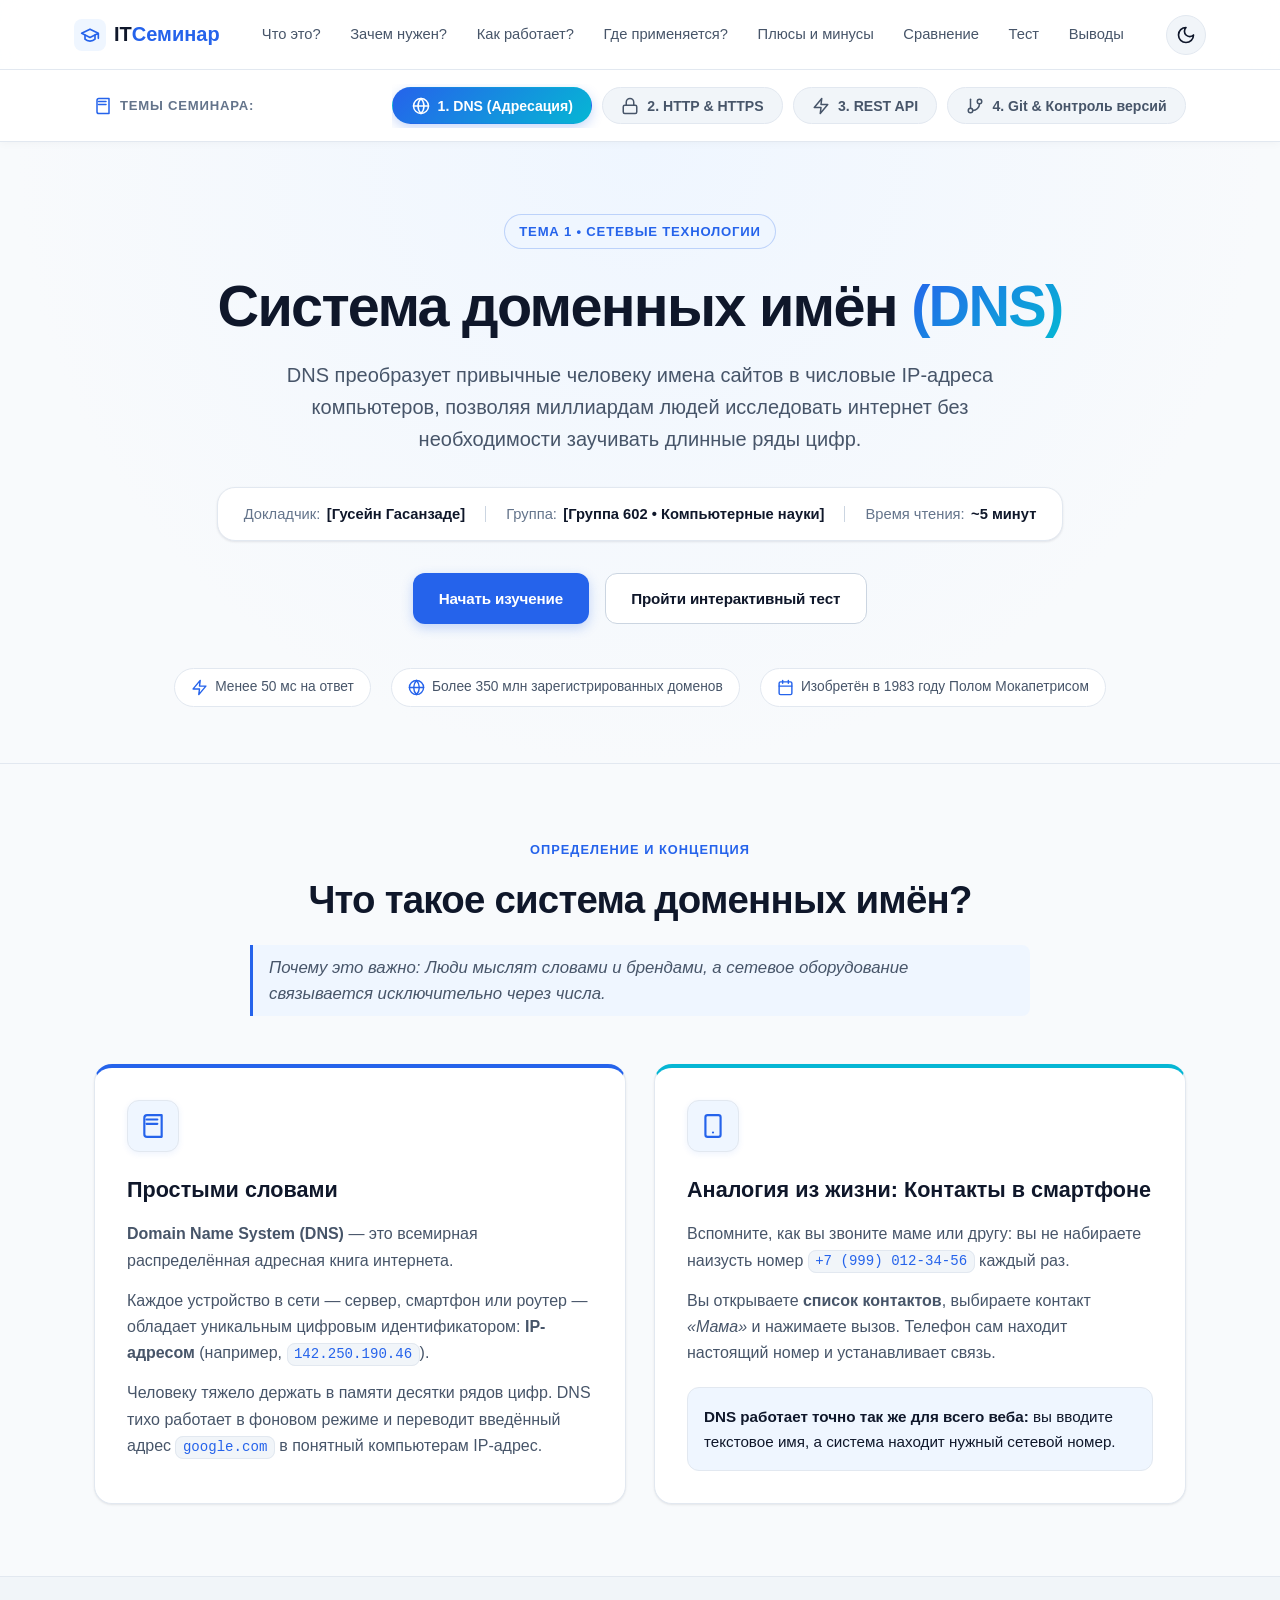
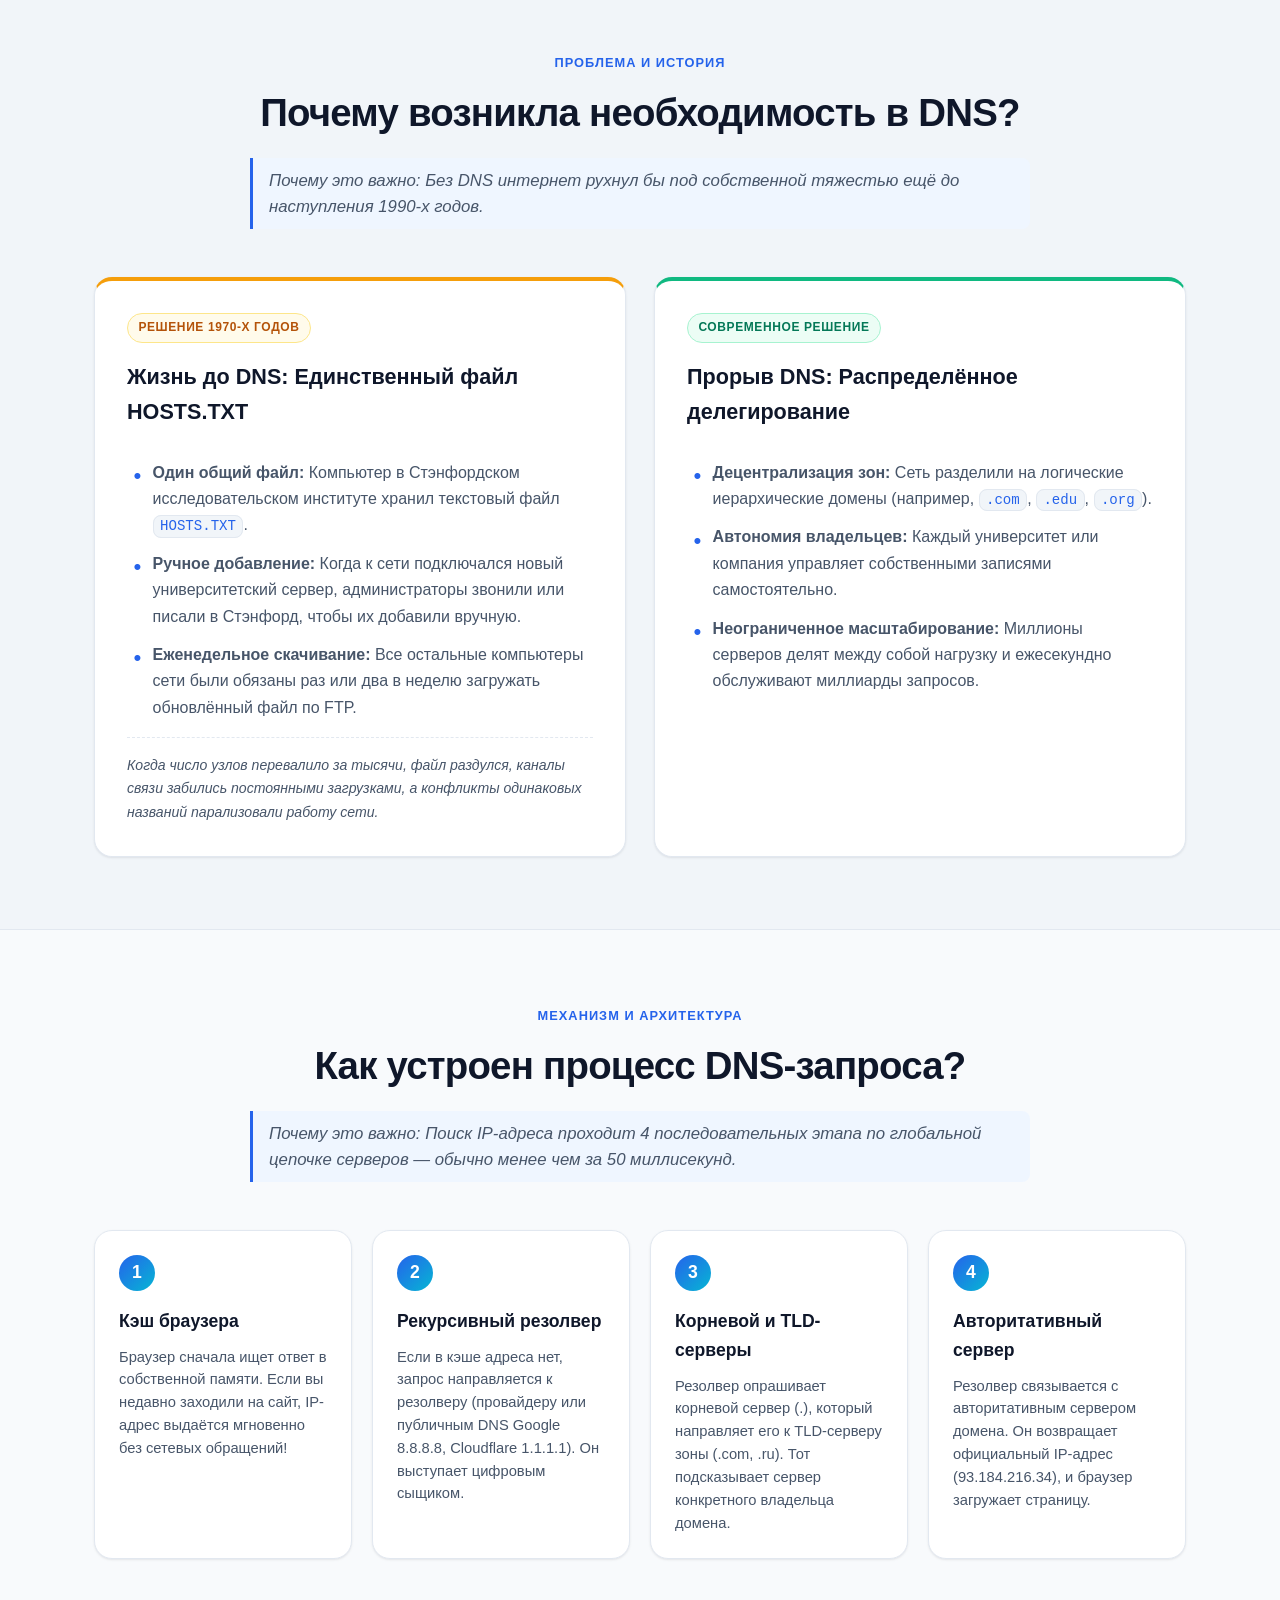
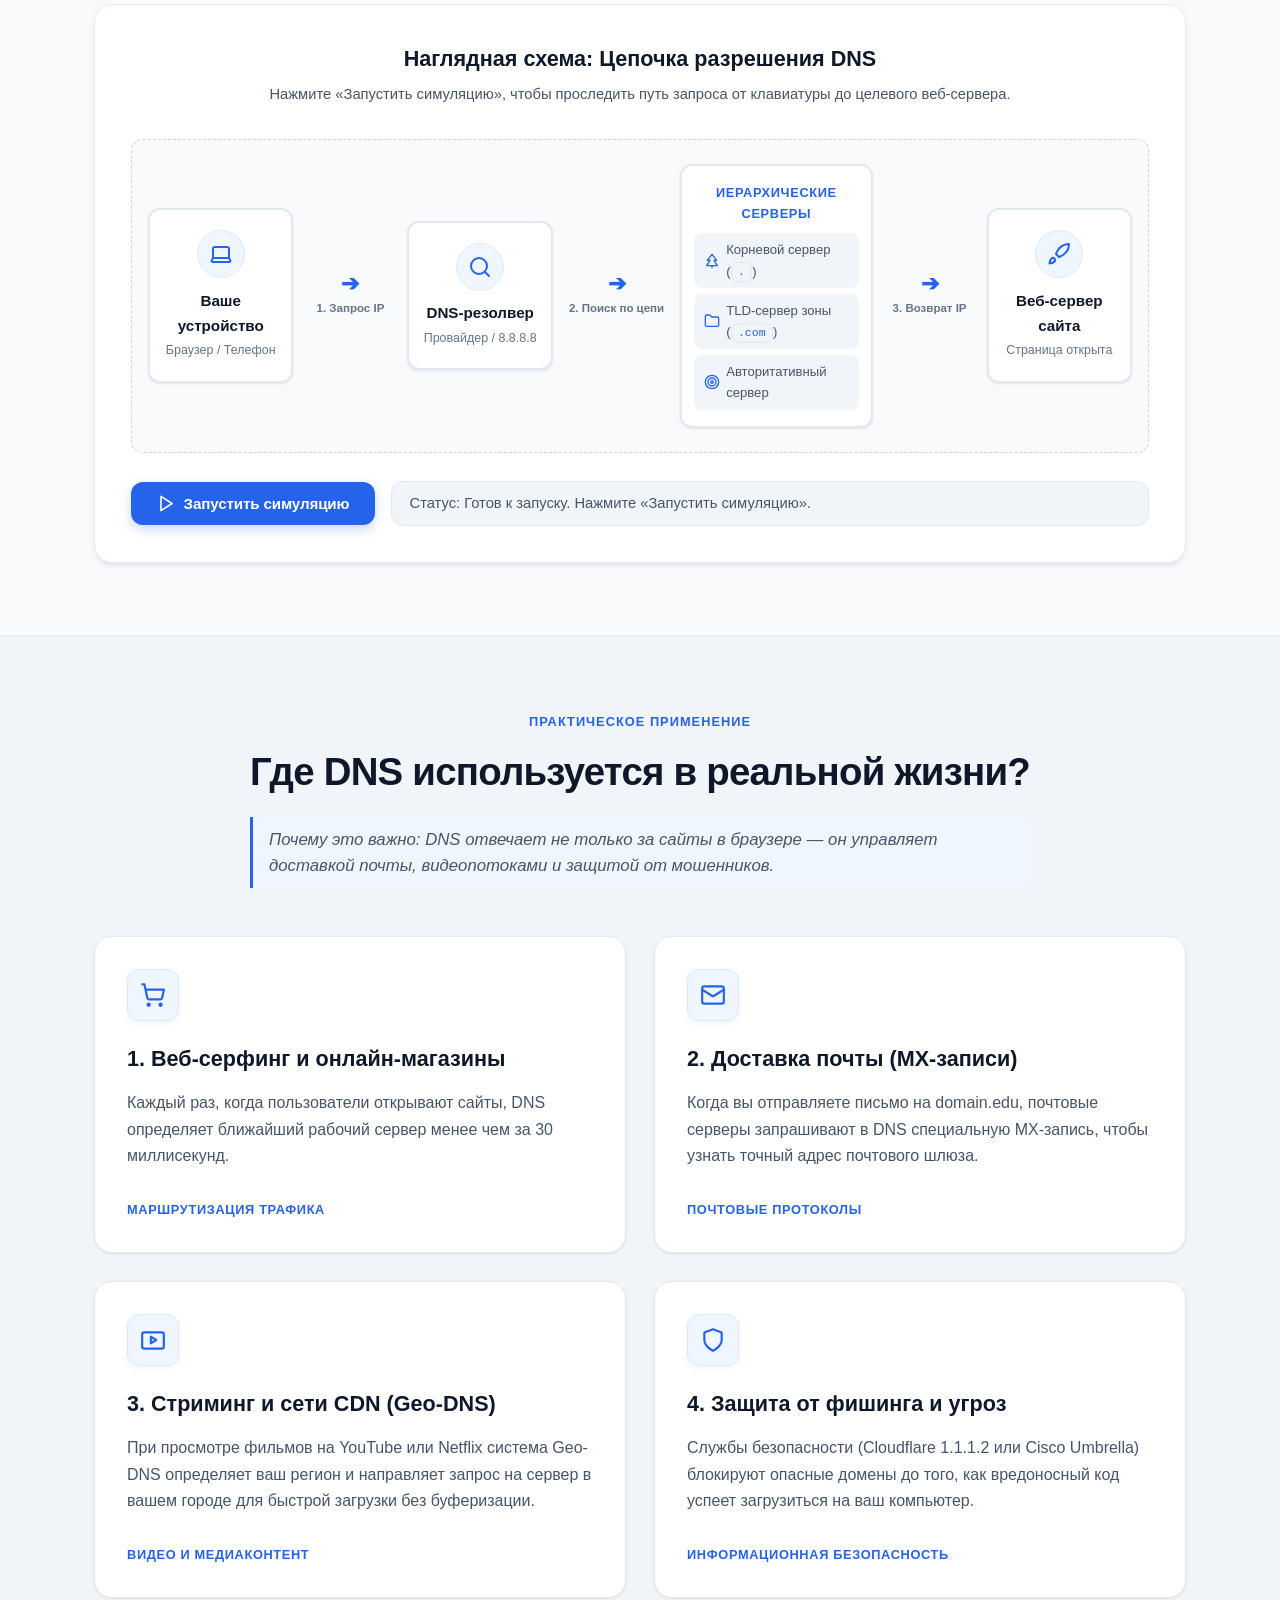
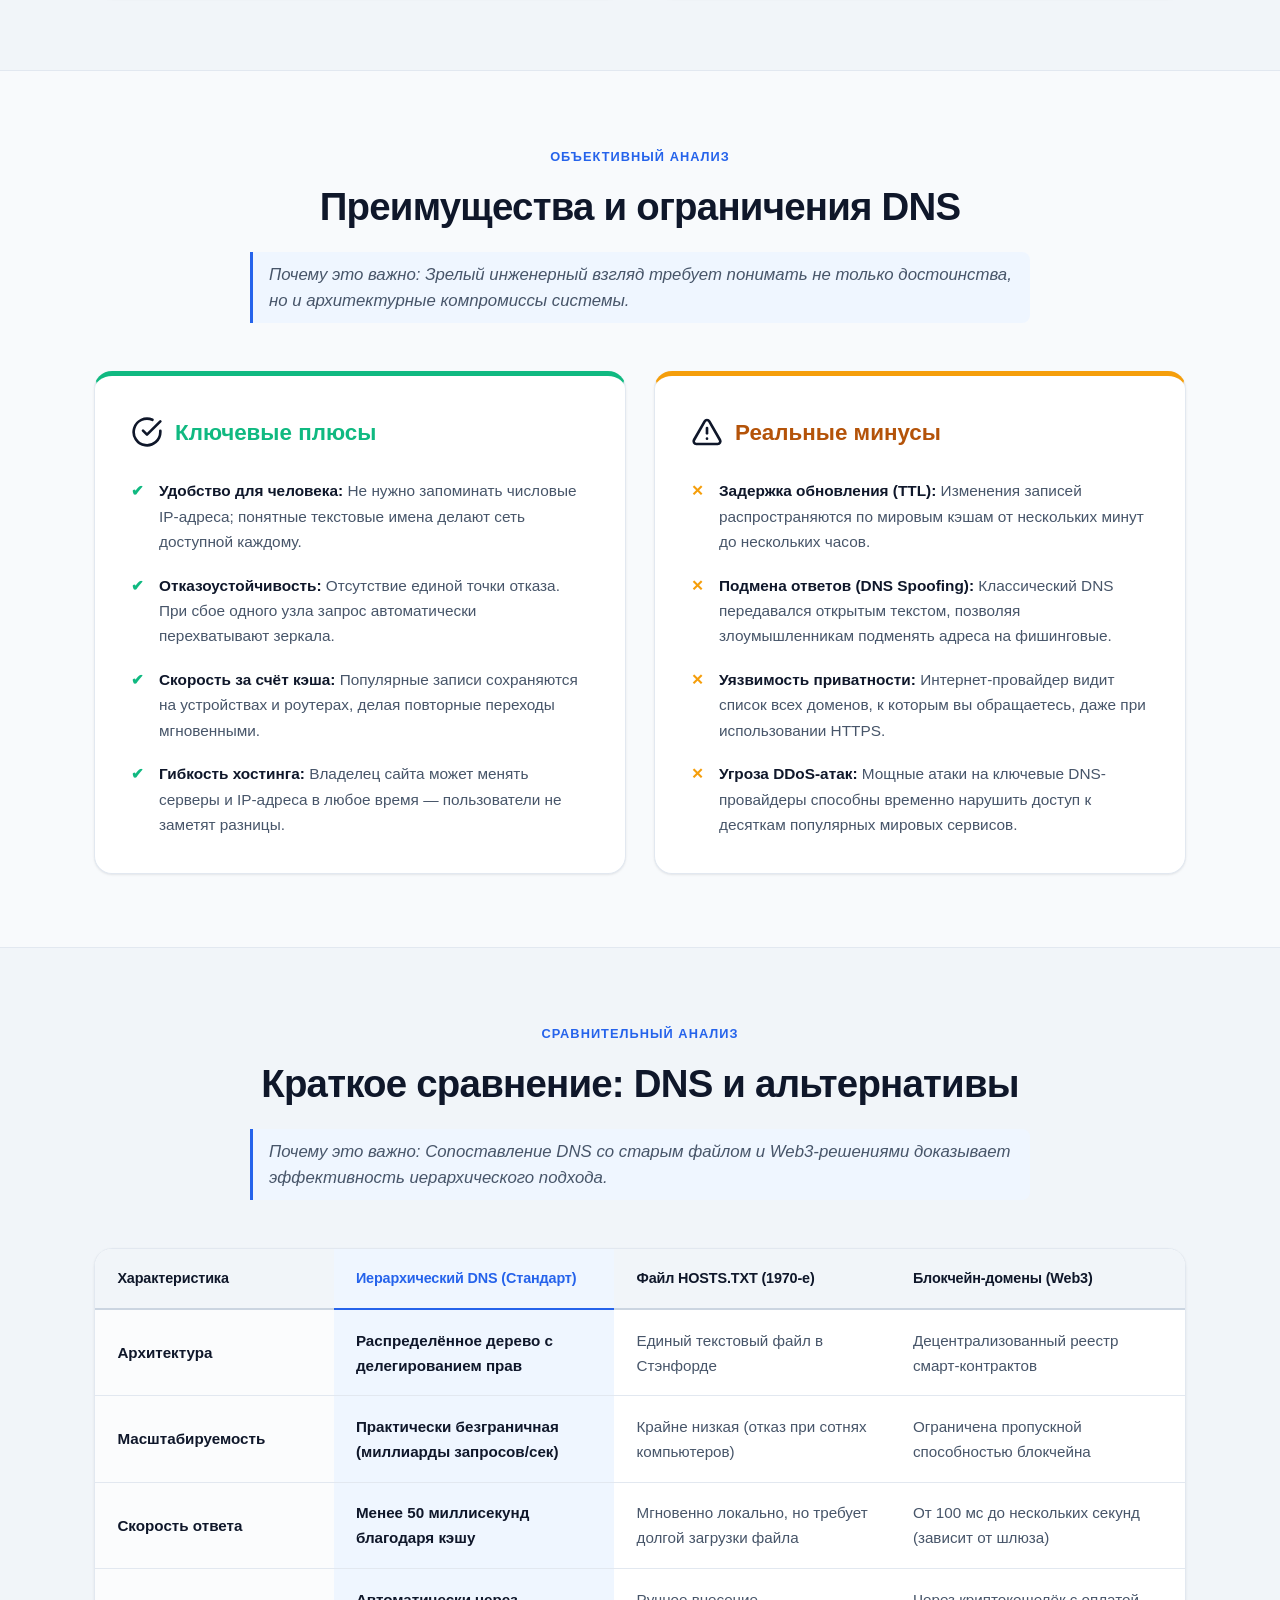
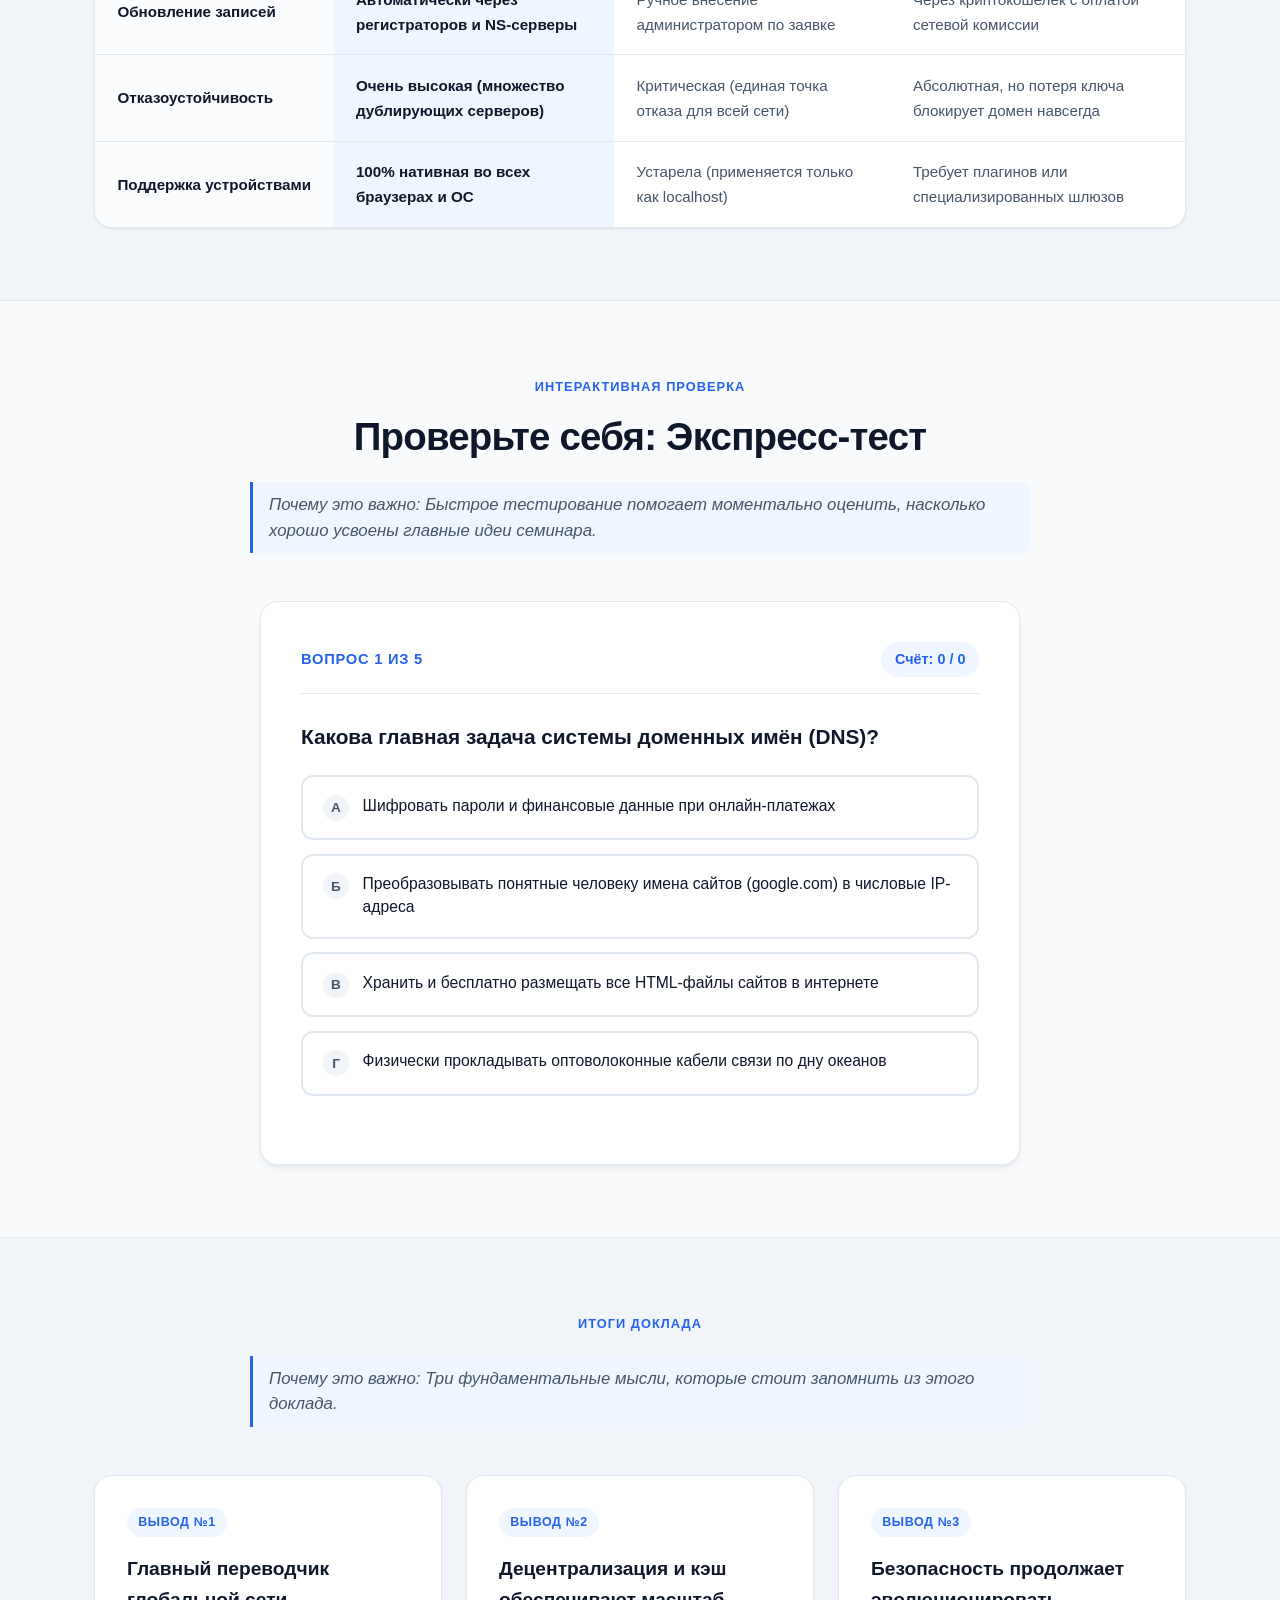
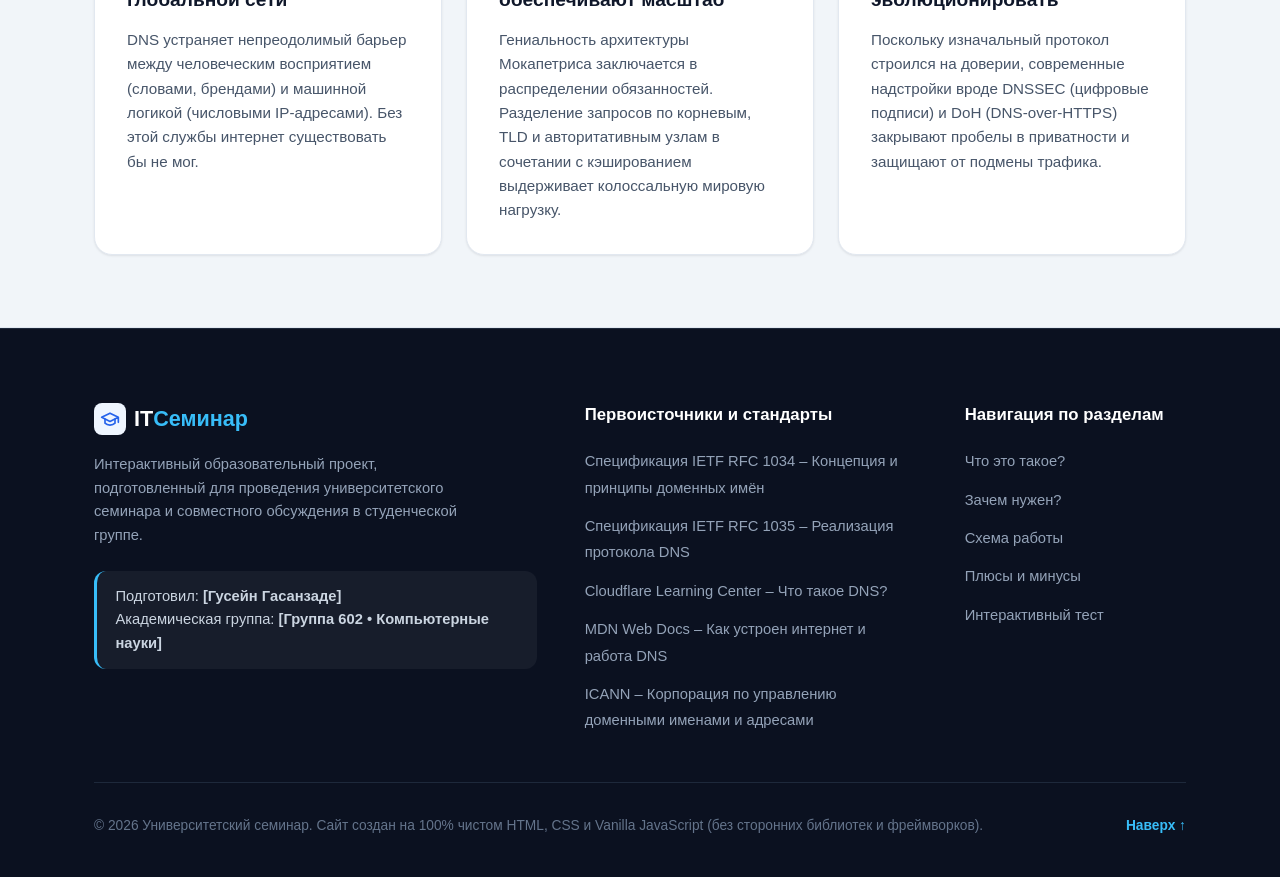
<file: index.html>
<!DOCTYPE html>
<html lang="ru" data-theme="light">
<head>
  <meta charset="UTF-8">
  <meta name="viewport" content="width=device-width, initial-scale=1.0">
  <meta name="description" content="Интерактивный образовательный портал для университетского семинара по ключевым темам веб-инженерии: DNS, HTTP/HTTPS, REST API и Git.">
  <title>Университетский семинар | Веб-технологии и инженерия</title>
  <link rel="stylesheet" href="style.css">
</head>
<body>
  <!-- Индикатор прогресса чтения страницы -->
  <div class="scroll-progress-container" aria-hidden="true">
    <div class="scroll-progress-bar" id="scrollProgressBar"></div>
  </div>

  <!-- Закреплённое верхнее меню (Sticky Header) -->
  <header class="site-header" id="siteHeader">
    <div class="header-container">
      <a href="#hero" class="brand-logo" aria-label="На главную страницу">
        <span class="logo-icon" aria-hidden="true">
          <svg class="svg-icon" viewBox="0 0 24 24"><path d="M22 10v6M2 10l10-5 10 5-10 5z"/><path d="M6 12v5c3 3 9 3 12 0v-5"/></svg>
        </span>
        <span class="logo-text">IT<strong>Семинар</strong></span>
      </a>

      <!-- Кнопка мобильного меню (Гамбургер) -->
      <button class="nav-toggle" id="navToggle" aria-label="Открыть меню навигации" aria-expanded="false">
        <span class="hamburger-bar"></span>
        <span class="hamburger-bar"></span>
        <span class="hamburger-bar"></span>
      </button>

      <!-- Основная навигация -->
      <nav class="main-nav" id="mainNav" aria-label="Главная навигация">
        <ul class="nav-list">
          <li><a href="#what-is-it" class="nav-link">Что это?</a></li>
          <li><a href="#why-it-exists" class="nav-link">Зачем нужен?</a></li>
          <li><a href="#how-it-works" class="nav-link">Как работает?</a></li>
          <li><a href="#where-is-it-used" class="nav-link">Где применяется?</a></li>
          <li><a href="#benefits-limitations" class="nav-link">Плюсы и минусы</a></li>
          <li><a href="#quick-comparison" class="nav-link">Сравнение</a></li>
          <li><a href="#test-yourself" class="nav-link">Тест</a></li>
          <li><a href="#conclusion" class="nav-link">Выводы</a></li>
        </ul>
      </nav>

      <!-- Переключатель светлой и тёмной темы -->
      <button class="theme-toggle" id="themeToggle" aria-label="Переключить тему оформления" title="Сменить тему">
        <span class="theme-icon light-icon" aria-hidden="true">
          <svg class="svg-icon" viewBox="0 0 24 24"><path d="M12 3a6 6 0 0 0 9 9 9 9 0 1 1-9-9Z"/></svg>
        </span>
        <span class="theme-icon dark-icon" aria-hidden="true">
          <svg class="svg-icon" viewBox="0 0 24 24"><circle cx="12" cy="12" r="4"/><path d="M12 2v2M12 20v2M4.93 4.93l1.41 1.41M17.66 17.66l1.41 1.41M2 12h2M20 12h2M6.34 17.66l-1.41 1.41M19.07 4.93l-1.41 1.41"/></svg>
        </span>
        <span class="theme-label sr-only">Переключить тему (светлая/тёмная)</span>
      </button>
    </div>
  </header>

  <!-- Панель выбора темы семинара (Topic Switcher) -->
  <div class="topic-switcher-bar" id="topicSwitcherBar">
    <div class="container topic-switcher-container">
      <div class="topic-switcher-label">
        <span class="topic-label-icon" aria-hidden="true">
          <svg class="svg-icon" viewBox="0 0 24 24"><path d="M4 19.5v-15A2.5 2.5 0 0 1 6.5 2H20v20H6.5a2.5 2.5 0 0 1-2.5-2.5Z"/><path d="M6 6h10M6 10h10"/></svg>
        </span>
        <span>Темы семинара:</span>
      </div>
      <div class="topic-pills-list" role="tablist" aria-label="Темы семинара">
        <button class="topic-pill-btn active" data-topic="dns" role="tab" aria-selected="true" id="tab-dns">
          <span class="topic-pill-icon" aria-hidden="true">
            <svg class="svg-icon" viewBox="0 0 24 24"><circle cx="12" cy="12" r="10"/><path d="M12 2a14.5 14.5 0 0 0 0 20 14.5 14.5 0 0 0 0-20M2 12h20"/></svg>
          </span>
          <span>1. DNS (Адресация)</span>
        </button>
        <button class="topic-pill-btn" data-topic="http" role="tab" aria-selected="false" id="tab-http">
          <span class="topic-pill-icon" aria-hidden="true">
            <svg class="svg-icon" viewBox="0 0 24 24"><rect width="18" height="11" x="3" y="11" rx="2" ry="2"/><path d="M7 11V7a5 5 0 0 1 10 0v4"/></svg>
          </span>
          <span>2. HTTP &amp; HTTPS</span>
        </button>
        <button class="topic-pill-btn" data-topic="api" role="tab" aria-selected="false" id="tab-api">
          <span class="topic-pill-icon" aria-hidden="true">
            <svg class="svg-icon" viewBox="0 0 24 24"><polygon points="13 2 3 14 12 14 11 22 21 10 12 10 13 2"/></svg>
          </span>
          <span>3. REST API</span>
        </button>
        <button class="topic-pill-btn" data-topic="git" role="tab" aria-selected="false" id="tab-git">
          <span class="topic-pill-icon" aria-hidden="true">
            <svg class="svg-icon" viewBox="0 0 24 24"><line x1="6" x2="6" y1="3" y2="15"/><circle cx="18" cy="6" r="3"/><circle cx="6" cy="18" r="3"/><path d="M18 9a9 9 0 0 1-9 9"/></svg>
          </span>
          <span>4. Git &amp; Контроль версий</span>
        </button>
      </div>
    </div>
  </div>

  <main class="topic-content-fade" id="topicMainContent">
    <!-- РАЗДЕЛ 1: ГЛАВНЫЙ ЭКРАН (HERO) -->
    <section class="hero-section" id="hero">
      <div class="container hero-container">
        <div class="hero-badge" id="heroBadge">Материалы университетского семинара</div>
        <h1 class="hero-title" id="heroTitle">Система доменных имён <span class="highlight-text">(DNS)</span></h1>
        
        <p class="hero-purpose" id="heroPurpose">
          DNS преобразует привычные человеку имена сайтов в числовые IP-адреса компьютеров, позволяя миллиардам людей исследовать интернет без необходимости заучивать длинные ряды цифр.
        </p>

        <!-- Карточка докладчика -->
        <!-- ===================================================================
             МЕСТО ДЛЯ РЕДАКТИРОВАНИЯ: Укажите здесь ваше имя и номер группы!
             =================================================================== -->
        <div class="presenter-card">
          <div class="presenter-item">
            <span class="presenter-label">Докладчик:</span>
            <!-- РЕДАКТИРОВАТЬ ЗДЕСЬ -->
            <span class="presenter-value">[Гусейн Гасанзаде]</span>
          </div>
          <div class="presenter-divider" aria-hidden="true"></div>
          <div class="presenter-item">
            <span class="presenter-label">Группа:</span>
            <!-- РЕДАКТИРОВАТЬ ЗДЕСЬ -->
            <span class="presenter-value">[Группа 602 &bull; Компьютерные науки]</span>
          </div>
          <div class="presenter-divider" aria-hidden="true"></div>
          <div class="presenter-item">
            <span class="presenter-label">Время чтения:</span>
            <span class="presenter-value">~5 минут</span>
          </div>
        </div>

        <div class="hero-actions">
          <a href="#what-is-it" class="btn btn-primary">Начать изучение</a>
          <a href="#test-yourself" class="btn btn-secondary">Пройти интерактивный тест</a>
        </div>

        <!-- Краткие факты -->
        <div class="quick-facts-bar" id="quickFactsBar">
          <!-- Заполняется динамически SVG-иконками из script.js -->
        </div>
      </div>
    </section>

    <!-- РАЗДЕЛ 2: ЧТО ЭТО ТАКОЕ? -->
    <section class="content-section" id="what-is-it">
      <div class="container">
        <div class="section-header fade-in">
          <span class="section-tag" id="whatIsItTag">Определение и концепция</span>
          <h2 class="section-title" id="whatIsItTitle">Что такое система доменных имён?</h2>
          <p class="section-summary" id="whatIsItSummary">Почему это важно: Люди мыслят словами и брендами, а сетевое оборудование связывается исключительно через числа.</p>
        </div>

        <div class="grid grid-2">
          <!-- Простое определение -->
          <article class="card card-accent-blue fade-in">
            <div class="card-icon" id="defIcon" aria-hidden="true"></div>
            <h3 class="card-title" id="defTitle">Простыми словами</h3>
            <div id="defContent"></div>
          </article>

          <!-- Понятная аналогия -->
          <article class="card card-accent-cyan fade-in">
            <div class="card-icon" id="analogyIcon" aria-hidden="true"></div>
            <h3 class="card-title" id="analogyTitle">Аналогия из жизни: Контакты в смартфоне</h3>
            <div id="analogyContent"></div>
            <div class="analogy-callout" id="analogyCallout"></div>
          </article>
        </div>
      </div>
    </section>

    <!-- РАЗДЕЛ 3: ЗАЧЕМ ОН НУЖЕН? -->
    <section class="content-section section-alt" id="why-it-exists">
      <div class="container">
        <div class="section-header fade-in">
          <span class="section-tag">Проблема и история</span>
          <h2 class="section-title" id="whyExistsTitle">Почему возникла необходимость в DNS?</h2>
          <p class="section-summary" id="whyExistsSummary">Почему это важно: Без DNS интернет рухнул бы под собственной тяжестью ещё до наступления 1990-х годов.</p>
        </div>

        <div class="grid grid-2">
          <!-- Проблема до появления решения -->
          <article class="card card-warning fade-in">
            <div class="card-badge badge-warning" id="beforeBadge">Решение 1970-х годов</div>
            <h3 class="card-title" id="beforeTitle">Жизнь до DNS: Единственный файл HOSTS.TXT</h3>
            <ul class="styled-list" id="beforeList"></ul>
            <p class="card-footer-note" id="beforeNote"></p>
          </article>

          <!-- Современное решение -->
          <article class="card card-success fade-in">
            <div class="card-badge badge-success" id="modernBadge">Современное решение</div>
            <h3 class="card-title" id="modernTitle">Прорыв DNS: Распределённое делегирование</h3>
            <ul class="styled-list" id="modernList"></ul>
          </article>
        </div>
      </div>
    </section>

    <!-- РАЗДЕЛ 4: КАК ЭТО РАБОТАЕТ? -->
    <section class="content-section" id="how-it-works">
      <div class="container">
        <div class="section-header fade-in">
          <span class="section-tag">Механизм и архитектура</span>
          <h2 class="section-title" id="howItWorksTitle">Как устроен процесс DNS-запроса?</h2>
          <p class="section-summary" id="howItWorksSummary">Почему это важно: Поиск IP-адреса проходит 4 последовательных этапа по глобальной цепочке серверов — обычно менее чем за 50 миллисекунд.</p>
        </div>

        <!-- 4 Шага работы -->
        <div class="steps-grid" id="stepsGrid"></div>

        <!-- Интерактивная диаграмма на чистом HTML/CSS -->
        <div class="diagram-wrapper fade-in">
          <div class="diagram-header">
            <h3 class="diagram-title" id="diagramTitle">Наглядная схема: Цепочка разрешения DNS</h3>
            <p class="diagram-subtitle" id="diagramSubtitle">Нажмите кнопку «Запустить симуляцию», чтобы увидеть движение запроса от клавиатуры до целевого веб-сервера.</p>
          </div>

          <div class="diagram-canvas" id="dnsDiagramCanvas"></div>

          <!-- Панель управления симуляцией -->
          <div class="diagram-controls">
            <button class="btn btn-primary" id="btnSimulateQuery">
              <span class="btn-icon" aria-hidden="true">
                <svg class="svg-icon" viewBox="0 0 24 24"><polygon points="5 3 19 12 5 21 5 3"/></svg>
              </span>
              <span>Запустить симуляцию</span>
            </button>
            <div class="simulation-status" id="simulationStatus">Статус: Готов к запуску. Нажмите «Запустить симуляцию».</div>
          </div>
        </div>
      </div>
    </section>

    <!-- РАЗДЕЛ 5: ГДЕ ПРИМЕНЯЕТСЯ? -->
    <section class="content-section section-alt" id="where-is-it-used">
      <div class="container">
        <div class="section-header fade-in">
          <span class="section-tag">Практическое применение</span>
          <h2 class="section-title" id="appsTitle">Где DNS используется в реальной жизни?</h2>
          <p class="section-summary" id="appsSummary">Почему это важно: DNS отвечает не только за сайты в браузере — он управляет доставкой почты, видеопотоками и защитой от мошенников.</p>
        </div>

        <div class="grid grid-2" id="appsGrid"></div>
      </div>
    </section>

    <!-- РАЗДЕЛ 6: ПЛЮСЫ И МИНУСЫ -->
    <section class="content-section" id="benefits-limitations">
      <div class="container">
        <div class="section-header fade-in">
          <span class="section-tag">Объективный анализ</span>
          <h2 class="section-title" id="prosConsTitle">Преимущества и ограничения</h2>
          <p class="section-summary" id="prosConsSummary">Почему это важно: Зрелый инженерный взгляд требует понимать не только достоинства, но и архитектурные компромиссы системы.</p>
        </div>

        <div class="grid grid-2">
          <!-- Колонка преимуществ -->
          <div class="pro-con-column pro-column fade-in">
            <div class="pro-con-header">
              <span class="pro-con-icon" aria-hidden="true">
                <svg class="svg-icon" viewBox="0 0 24 24"><path d="M22 11.08V12a10 10 0 1 1-5.93-9.14"/><polyline points="22 4 12 14.01 9 11.01"/></svg>
              </span>
              <h3 class="pro-con-title">Ключевые плюсы</h3>
            </div>
            <ul class="pro-con-list" id="prosList"></ul>
          </div>

          <!-- Колонка ограничений -->
          <div class="pro-con-column con-column fade-in">
            <div class="pro-con-header">
              <span class="pro-con-icon" aria-hidden="true">
                <svg class="svg-icon" viewBox="0 0 24 24"><path d="m21.73 18-8-14a2 2 0 0 0-3.48 0l-8 14A2 2 0 0 0 4 21h16a2 2 0 0 0 1.73-3Z"/><line x1="12" y1="9" x2="12" y2="13"/><line x1="12" y1="17" x2="12.01" y2="17"/></svg>
              </span>
              <h3 class="pro-con-title">Реальные минусы</h3>
            </div>
            <ul class="pro-con-list" id="consList"></ul>
          </div>
        </div>
      </div>
    </section>

    <!-- РАЗДЕЛ 7: СРАВНЕНИЕ -->
    <section class="content-section section-alt" id="quick-comparison">
      <div class="container">
        <div class="section-header fade-in">
          <span class="section-tag">Сравнительный анализ</span>
          <h2 class="section-title" id="comparisonTitle">Краткое сравнение</h2>
          <p class="section-summary" id="comparisonSummary">Почему это важно: Сопоставление технологии с альтернативами наглядно объясняет её место в индустрии.</p>
        </div>

        <!-- Адаптивная таблица -->
        <div class="table-responsive fade-in" id="comparisonTableContainer"></div>
      </div>
    </section>

    <!-- РАЗДЕЛ 8: ТЕСТ ДЛЯ САМОПРОВЕРКИ -->
    <section class="content-section" id="test-yourself">
      <div class="container">
        <div class="section-header fade-in">
          <span class="section-tag">Интерактивная проверка</span>
          <h2 class="section-title">Проверьте себя: Экспресс-тест</h2>
          <p class="section-summary">Почему это важно: Быстрое тестирование помогает моментально оценить, насколько хорошо усвоены главные идеи семинара.</p>
        </div>

        <div class="quiz-container fade-in" id="quizContainer">
          <!-- Метаданные теста -->
          <div class="quiz-meta-bar">
            <span class="quiz-progress-text" id="quizProgressText">Вопрос 1 из 5</span>
            <div class="quiz-score-badge" id="quizLiveScore">Счёт: 0 / 0</div>
          </div>

          <!-- Карточка активного вопроса -->
          <div class="quiz-card" id="quizCard">
            <h3 class="quiz-question-title" id="quizQuestionText">Загрузка вопроса...</h3>
            
            <div class="quiz-options-group" id="quizOptionsGroup"></div>

            <!-- Блок с моментальным объяснением ответа -->
            <div class="quiz-feedback-box hidden" id="quizFeedbackBox" role="region" aria-live="polite">
              <div class="feedback-indicator" id="feedbackIndicator">Правильно!</div>
              <p class="feedback-message" id="feedbackMessage">Здесь будет подробное объяснение ответа.</p>
              <button class="btn btn-primary" id="btnNextQuestion">Следующий вопрос ➔</button>
            </div>
          </div>

          <!-- Итоговый экран результатов -->
          <div class="quiz-results-card hidden" id="quizResultsCard">
            <div class="results-badge" id="resultsBadge">
              <!-- SVG трофей из script.js -->
            </div>
            <h3 class="results-title">Тест успешно завершён!</h3>
            <p class="results-score" id="resultsScoreText">Ваш результат: 5 из 5 (100%)</p>
            <p class="results-description" id="resultsDescription">Превосходный результат!</p>
            <button class="btn btn-primary" id="btnRestartQuiz">Пройти тест ещё раз</button>
          </div>
        </div>
      </div>
    </section>

    <!-- РАЗДЕЛ 9: ЗАКЛЮЧЕНИЕ -->
    <section class="content-section section-alt" id="conclusion">
      <div class="container">
        <div class="section-header fade-in">
          <span class="section-tag">Итоги доклада</span>
          <h2 class="section-title" id="conclusionTitle">Главные выводы</h2>
          <p class="section-summary" id="conclusionSummary">Почему это важно: Три ключевые мысли, которые стоит вынести с этого семинара.</p>
        </div>

        <div class="conclusion-cards-grid" id="conclusionGrid"></div>
      </div>
    </section>
  </main>

  <!-- РАЗДЕЛ 10: ПОДВАЛ (FOOTER) -->
  <footer class="site-footer">
    <div class="container footer-container">
      <div class="footer-grid">
        <div class="footer-col">
          <div class="footer-brand">
            <span class="logo-icon" aria-hidden="true">
              <svg class="svg-icon" viewBox="0 0 24 24"><path d="M22 10v6M2 10l10-5 10 5-10 5z"/><path d="M6 12v5c3 3 9 3 12 0v-5"/></svg>
            </span>
            <span class="logo-text">IT<strong>Семинар</strong></span>
          </div>
          <p class="footer-tagline">
            Интерактивный образовательный проект, подготовленный для проведения университетского семинара и совместного обсуждения в студенческой группе.
          </p>
          <!-- РЕДАКТИРОВАТЬ ЗДЕСЬ -->
          <p class="footer-author">
            Подготовил: <strong>[Гусейн Гасанзаде]</strong><br>
            Академическая группа: <strong>[Группа 602 &bull; Компьютерные науки]</strong>
          </p>
        </div>

        <div class="footer-col">
          <h4 class="footer-heading">Первоисточники и стандарты</h4>
          <ul class="footer-links" id="footerSourcesList"></ul>
        </div>

        <div class="footer-col">
          <h4 class="footer-heading">Навигация по разделам</h4>
          <ul class="footer-links">
            <li><a href="#what-is-it">Что это такое?</a></li>
            <li><a href="#why-it-exists">Зачем нужен?</a></li>
            <li><a href="#how-it-works">Схема работы</a></li>
            <li><a href="#benefits-limitations">Плюсы и минусы</a></li>
            <li><a href="#test-yourself">Интерактивный тест</a></li>
          </ul>
        </div>
      </div>

      <div class="footer-bottom">
        <p>&copy; 2026 Университетский семинар. Сайт создан на 100% чистом HTML, CSS и Vanilla JavaScript (без сторонних библиотек и фреймворков).</p>
        <a href="#hero" class="back-to-top" aria-label="Вернуться к началу страницы">Наверх ↑</a>
      </div>
    </div>
  </footer>

  <script src="script.js"></script>
</body>
</html>
</file>
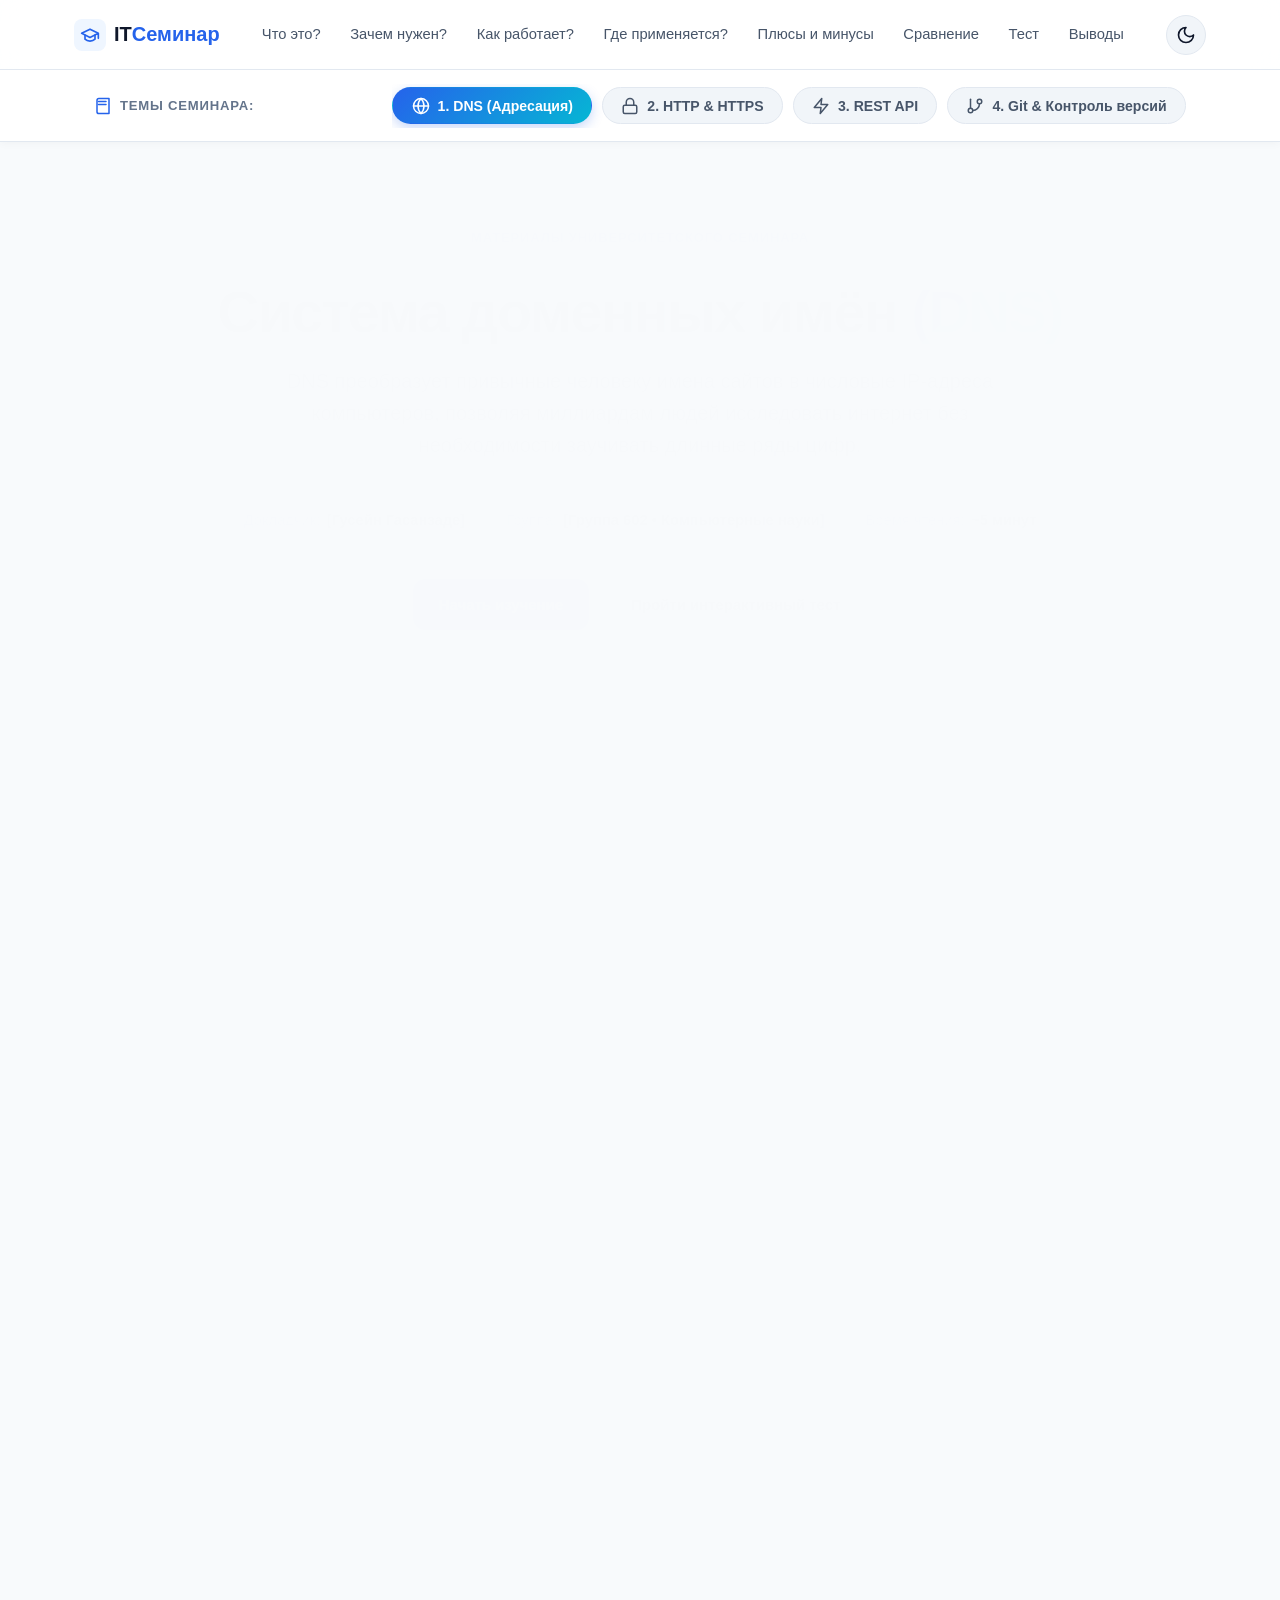
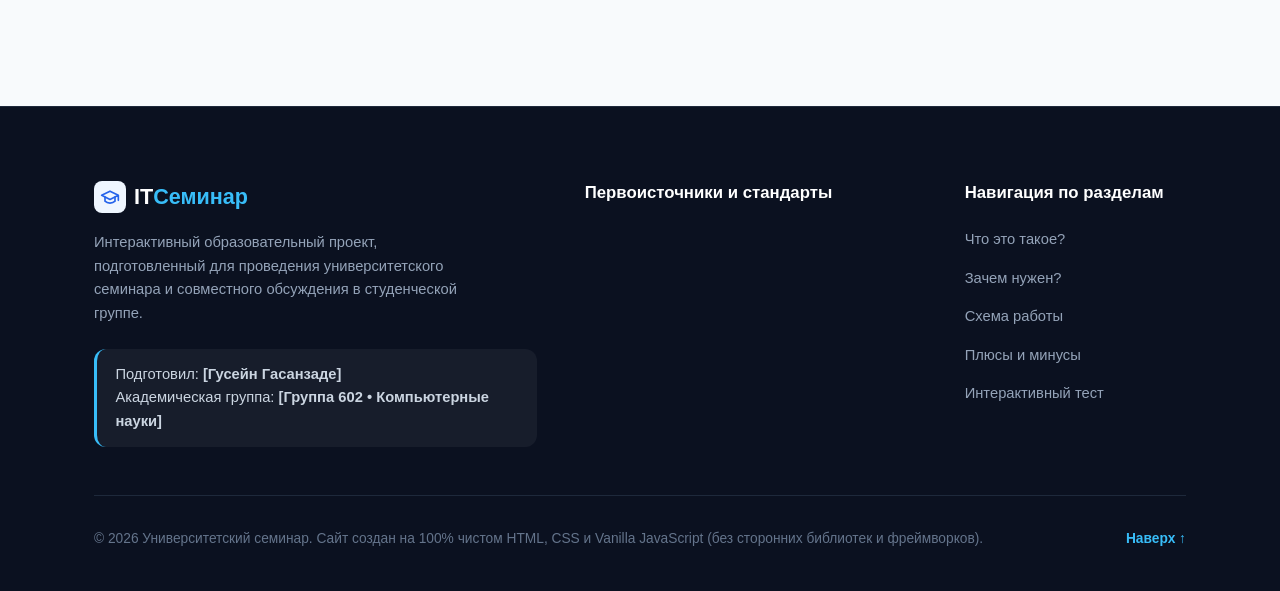
<file: test.html>
<!-- DNS Seminar Website: Please open index.html -->
<!DOCTYPE html>
<html>
<head>
  <meta http-equiv="refresh" content="0; url=index.html">
  <title>Redirecting to index.html</title>
</head>
<body>
  <p>Redirecting to <a href="index.html">index.html</a>...</p>
</body>
</html>
</file>
<file: style.css>
/* ==========================================================================
   DNS University Seminar Website - Stylesheet (style.css)
   Clean, modern, accessible design with zero external dependencies.
   Consistent colors: Dark Navy (#0f172a), White/Light, Electric Blue (#2563eb).
   ========================================================================== */

/* --------------------------------------------------------------------------
   1. CSS Custom Properties / Color Themes
   -------------------------------------------------------------------------- */
:root {
  /* Light Theme Palette (Default) */
  --bg-primary: #f8fafc;
  --bg-surface: #ffffff;
  --bg-surface-alt: #f1f5f9;
  --bg-surface-elevated: #ffffff;
  --bg-accent-subtle: #eff6ff;

  --text-primary: #0f172a;       /* Deep Navy */
  --text-secondary: #475569;     /* Slate Muted */
  --text-tertiary: #64748b;      /* Slate Light */
  --text-inverse: #ffffff;

  --border-light: #e2e8f0;
  --border-medium: #cbd5e1;

  --brand-primary: #0f172a;      /* Dark Navy */
  --brand-accent: #2563eb;       /* Electric Royal Blue */
  --brand-accent-hover: #1d4ed8;
  --brand-accent-glow: rgba(37, 99, 235, 0.25);
  --brand-secondary: #06b6d4;    /* Cyan Highlight */

  --color-success: #10b981;
  --color-success-bg: #ecfdf5;
  --color-success-border: #a7f3d0;
  --color-warning: #f59e0b;
  --color-warning-bg: #fffbeb;
  --color-warning-border: #fde68a;
  --color-danger: #ef4444;
  --color-danger-bg: #fef2f2;
  --color-danger-border: #fecaca;

  --shadow-sm: 0 1px 3px rgba(15, 23, 42, 0.06), 0 1px 2px rgba(15, 23, 42, 0.04);
  --shadow-md: 0 4px 6px -1px rgba(15, 23, 42, 0.08), 0 2px 4px -2px rgba(15, 23, 42, 0.05);
  --shadow-lg: 0 12px 24px -4px rgba(15, 23, 42, 0.1), 0 4px 8px -2px rgba(15, 23, 42, 0.06);
  --shadow-glow: 0 0 20px rgba(37, 99, 235, 0.2);

  --radius-sm: 8px;
  --radius-md: 12px;
  --radius-lg: 18px;
  --radius-full: 9999px;

  --font-family: -apple-system, BlinkMacSystemFont, "Segoe UI", Roboto, "Helvetica Neue", Arial, sans-serif;
  --transition-fast: 0.18s ease;
  --transition-normal: 0.28s ease;
  --header-height: 70px;
}

/* Dark Theme Overrides */
[data-theme="dark"] {
  --bg-primary: #090d16;
  --bg-surface: #111827;
  --bg-surface-alt: #162032;
  --bg-surface-elevated: #1f293d;
  --bg-accent-subtle: #172554;

  --text-primary: #f8fafc;
  --text-secondary: #94a3b8;
  --text-tertiary: #64748b;
  --text-inverse: #090d16;

  --border-light: #1e293b;
  --border-medium: #334155;

  --brand-primary: #38bdf8;
  --brand-accent: #3b82f6;
  --brand-accent-hover: #60a5fa;
  --brand-accent-glow: rgba(59, 130, 246, 0.35);

  --color-success-bg: rgba(16, 185, 129, 0.12);
  --color-success-border: rgba(16, 185, 129, 0.3);
  --color-warning-bg: rgba(245, 158, 11, 0.12);
  --color-warning-border: rgba(245, 158, 11, 0.3);
  --color-danger-bg: rgba(239, 68, 68, 0.12);
  --color-danger-border: rgba(239, 68, 68, 0.3);

  --shadow-sm: 0 1px 3px rgba(0, 0, 0, 0.4);
  --shadow-md: 0 4px 8px rgba(0, 0, 0, 0.5);
  --shadow-lg: 0 14px 28px rgba(0, 0, 0, 0.6);
}

/* --------------------------------------------------------------------------
   2. Reset & Global Styles
   -------------------------------------------------------------------------- */
*, *::before, *::after {
  box-sizing: border-box;
  margin: 0;
  padding: 0;
}

html {
  scroll-behavior: smooth;
  scroll-padding-top: calc(var(--header-height) + 20px);
  font-size: 16px;
}

body {
  font-family: var(--font-family);
  background-color: var(--bg-primary);
  color: var(--text-primary);
  line-height: 1.65;
  transition: background-color var(--transition-normal), color var(--transition-normal);
  -webkit-font-smoothing: antialiased;
}

img, svg {
  display: block;
  max-width: 100%;
}

a {
  color: var(--brand-accent);
  text-decoration: none;
  transition: color var(--transition-fast);
}

a:hover {
  color: var(--brand-accent-hover);
}

button {
  font-family: inherit;
  cursor: pointer;
  border: none;
  background: transparent;
}

code {
  font-family: "SFMono-Regular", Consolas, "Liberation Mono", Menlo, Courier, monospace;
  background-color: var(--bg-surface-alt);
  color: var(--brand-accent);
  padding: 0.15rem 0.4rem;
  border-radius: var(--radius-sm);
  font-size: 0.88em;
  border: 1px solid var(--border-light);
}

.sr-only {
  position: absolute;
  width: 1px;
  height: 1px;
  padding: 0;
  margin: -1px;
  overflow: hidden;
  clip: rect(0, 0, 0, 0);
  white-space: nowrap;
  border: 0;
}

.container {
  width: 100%;
  max-width: 1140px;
  margin-left: auto;
  margin-right: auto;
  padding-left: 1.5rem;
  padding-right: 1.5rem;
}

/* --------------------------------------------------------------------------
   3. Scroll Progress Indicator
   -------------------------------------------------------------------------- */
.scroll-progress-container {
  position: fixed;
  top: 0;
  left: 0;
  width: 100%;
  height: 4px;
  background: transparent;
  z-index: 1001;
}

.scroll-progress-bar {
  height: 100%;
  width: 0%;
  background: linear-gradient(90deg, var(--brand-accent), var(--brand-secondary));
  transition: width 0.1s cubic-bezier(0.2, 0.8, 0.4, 1);
  box-shadow: 0 0 10px var(--brand-accent-glow);
}

/* --------------------------------------------------------------------------
   4. Sticky Header & Navigation
   -------------------------------------------------------------------------- */
.site-header {
  position: sticky;
  top: 0;
  left: 0;
  width: 100%;
  height: var(--header-height);
  background-color: rgba(255, 255, 255, 0.88);
  backdrop-filter: blur(12px);
  -webkit-backdrop-filter: blur(12px);
  border-bottom: 1px solid var(--border-light);
  z-index: 1000;
  transition: background-color var(--transition-normal), border-color var(--transition-normal);
}

[data-theme="dark"] .site-header {
  background-color: rgba(17, 24, 39, 0.88);
  border-bottom-color: var(--border-light);
}

.header-container {
  max-width: 1180px;
  margin: 0 auto;
  padding: 0 1.5rem;
  height: 100%;
  display: flex;
  align-items: center;
  justify-content: space-between;
}

.brand-logo {
  display: flex;
  align-items: center;
  gap: 0.5rem;
  font-size: 1.25rem;
  font-weight: 700;
  color: var(--text-primary);
}

.logo-icon {
  font-size: 1.5rem;
  line-height: 1;
}

.logo-text strong {
  color: var(--brand-accent);
}

.main-nav {
  display: flex;
  align-items: center;
}

.nav-list {
  display: flex;
  list-style: none;
  gap: 0.35rem;
}

.nav-link {
  font-size: 0.92rem;
  font-weight: 500;
  color: var(--text-secondary);
  padding: 0.5rem 0.75rem;
  border-radius: var(--radius-sm);
  transition: all var(--transition-fast);
}

.nav-link:hover {
  color: var(--brand-accent);
  background-color: var(--bg-surface-alt);
}

.nav-link.active {
  color: var(--brand-accent);
  background-color: var(--bg-accent-subtle);
  font-weight: 600;
}

.theme-toggle {
  display: flex;
  align-items: center;
  justify-content: center;
  width: 40px;
  height: 40px;
  border-radius: var(--radius-full);
  background-color: var(--bg-surface-alt);
  color: var(--text-primary);
  border: 1px solid var(--border-light);
  transition: transform var(--transition-fast), background-color var(--transition-fast);
  font-size: 1.15rem;
}

.theme-toggle:hover {
  transform: rotate(15deg) scale(1.05);
  background-color: var(--border-light);
}

/* Toggle light/dark icons */
[data-theme="light"] .dark-icon { display: none; }
[data-theme="light"] .light-icon { display: inline-block; }
[data-theme="dark"] .dark-icon { display: inline-block; }
[data-theme="dark"] .light-icon { display: none; }

/* Mobile Hamburger Toggle */
.nav-toggle {
  display: none;
  flex-direction: column;
  justify-content: space-around;
  width: 36px;
  height: 36px;
  padding: 6px;
  border-radius: var(--radius-sm);
  background: var(--bg-surface-alt);
  border: 1px solid var(--border-light);
}

.hamburger-bar {
  width: 100%;
  height: 2px;
  background-color: var(--text-primary);
  border-radius: 2px;
  transition: all var(--transition-fast);
}

/* --------------------------------------------------------------------------
   5. Buttons & Badges
   -------------------------------------------------------------------------- */
.btn {
  display: inline-flex;
  align-items: center;
  justify-content: center;
  gap: 0.5rem;
  padding: 0.75rem 1.6rem;
  border-radius: var(--radius-md);
  font-size: 0.95rem;
  font-weight: 600;
  letter-spacing: -0.01em;
  transition: all var(--transition-fast);
}

.btn-primary {
  background-color: var(--brand-accent);
  color: #ffffff;
  box-shadow: 0 4px 12px var(--brand-accent-glow);
}

.btn-primary:hover {
  background-color: var(--brand-accent-hover);
  color: #ffffff;
  transform: translateY(-2px);
  box-shadow: 0 6px 16px var(--brand-accent-glow);
}

.btn-secondary {
  background-color: var(--bg-surface);
  color: var(--text-primary);
  border: 1px solid var(--border-medium);
}

.btn-secondary:hover {
  background-color: var(--bg-surface-alt);
  border-color: var(--brand-accent);
  color: var(--brand-accent);
  transform: translateY(-2px);
}

/* --------------------------------------------------------------------------
   6. Hero Section
   -------------------------------------------------------------------------- */
.hero-section {
  padding: 4.5rem 0 3.5rem;
  background: radial-gradient(circle at 50% 0%, var(--bg-accent-subtle) 0%, var(--bg-primary) 70%);
  border-bottom: 1px solid var(--border-light);
  text-align: center;
}

.hero-container {
  display: flex;
  flex-direction: column;
  align-items: center;
}

.hero-badge {
  display: inline-block;
  padding: 0.35rem 0.9rem;
  border-radius: var(--radius-full);
  background-color: var(--bg-accent-subtle);
  color: var(--brand-accent);
  border: 1px solid var(--brand-accent-glow);
  font-size: 0.82rem;
  font-weight: 700;
  text-transform: uppercase;
  letter-spacing: 0.06em;
  margin-bottom: 1.5rem;
}

.hero-title {
  font-size: clamp(2.3rem, 5vw, 3.6rem);
  font-weight: 800;
  line-height: 1.15;
  letter-spacing: -0.03em;
  max-width: 850px;
  margin-bottom: 1.25rem;
}

.highlight-text {
  background: linear-gradient(135deg, var(--brand-accent), var(--brand-secondary));
  -webkit-background-clip: text;
  -webkit-text-fill-color: transparent;
}

.hero-purpose {
  font-size: clamp(1.05rem, 2vw, 1.25rem);
  color: var(--text-secondary);
  max-width: 740px;
  line-height: 1.6;
  margin-bottom: 2rem;
}

.presenter-card {
  display: inline-flex;
  align-items: center;
  flex-wrap: wrap;
  justify-content: center;
  gap: 1.25rem;
  background-color: var(--bg-surface);
  border: 1px solid var(--border-light);
  padding: 0.85rem 1.6rem;
  border-radius: var(--radius-lg);
  box-shadow: var(--shadow-sm);
  margin-bottom: 2rem;
}

.presenter-item {
  display: flex;
  align-items: center;
  gap: 0.4rem;
  font-size: 0.92rem;
}

.presenter-label {
  color: var(--text-tertiary);
  font-weight: 500;
}

.presenter-value {
  color: var(--text-primary);
  font-weight: 700;
}

.presenter-divider {
  width: 1px;
  height: 16px;
  background-color: var(--border-medium);
}

.hero-actions {
  display: flex;
  gap: 1rem;
  margin-bottom: 2.75rem;
  flex-wrap: wrap;
  justify-content: center;
}

.quick-facts-bar {
  display: flex;
  gap: 1.25rem;
  flex-wrap: wrap;
  justify-content: center;
}

.fact-pill {
  display: flex;
  align-items: center;
  gap: 0.45rem;
  padding: 0.45rem 1rem;
  background-color: var(--bg-surface);
  border: 1px solid var(--border-light);
  border-radius: var(--radius-full);
  font-size: 0.86rem;
  color: var(--text-secondary);
  font-weight: 500;
}

/* --------------------------------------------------------------------------
   7. Content Sections & Headers
   -------------------------------------------------------------------------- */
.content-section {
  padding: 4.5rem 0;
  position: relative;
}

.section-alt {
  background-color: var(--bg-surface-alt);
  border-top: 1px solid var(--border-light);
  border-bottom: 1px solid var(--border-light);
}

.section-header {
  text-align: center;
  max-width: 780px;
  margin: 0 auto 3rem;
}

.section-tag {
  display: inline-block;
  font-size: 0.8rem;
  font-weight: 700;
  text-transform: uppercase;
  letter-spacing: 0.08em;
  color: var(--brand-accent);
  margin-bottom: 0.5rem;
}

.section-title {
  font-size: clamp(1.8rem, 3.5vw, 2.4rem);
  font-weight: 800;
  letter-spacing: -0.02em;
  margin-bottom: 0.85rem;
  color: var(--text-primary);
}

/* Every section starts with a one-line summary of why it matters */
.section-summary {
  font-size: 1.05rem;
  font-weight: 500;
  color: var(--text-secondary);
  font-style: italic;
  line-height: 1.5;
  background-color: var(--bg-accent-subtle);
  border-left: 3px solid var(--brand-accent);
  padding: 0.65rem 1rem;
  border-radius: 0 var(--radius-sm) var(--radius-sm) 0;
  display: inline-block;
  text-align: left;
}

/* --------------------------------------------------------------------------
   8. Layout Grids & Cards
   -------------------------------------------------------------------------- */
.grid {
  display: grid;
  gap: 1.75rem;
}

.grid-2 {
  grid-template-columns: repeat(2, 1fr);
}

.card {
  background-color: var(--bg-surface);
  border: 1px solid var(--border-light);
  border-radius: var(--radius-lg);
  padding: 2rem;
  box-shadow: var(--shadow-sm);
  transition: transform var(--transition-fast), box-shadow var(--transition-fast), border-color var(--transition-fast);
  display: flex;
  flex-direction: column;
}

.card:hover {
  transform: translateY(-4px);
  box-shadow: var(--shadow-lg);
  border-color: var(--border-medium);
}

.card-icon {
  font-size: 2.2rem;
  margin-bottom: 1rem;
  line-height: 1;
}

.card-title {
  font-size: 1.35rem;
  font-weight: 700;
  margin-bottom: 0.85rem;
  color: var(--text-primary);
}

.card p {
  color: var(--text-secondary);
  margin-bottom: 0.85rem;
}

.card p:last-child {
  margin-bottom: 0;
}

.card-accent-blue {
  border-top: 4px solid var(--brand-accent);
}

.card-accent-cyan {
  border-top: 4px solid var(--brand-secondary);
}

.card-warning {
  border-top: 4px solid var(--color-warning);
}

.card-success {
  border-top: 4px solid var(--color-success);
}

.card-badge {
  display: inline-block;
  font-size: 0.75rem;
  font-weight: 700;
  text-transform: uppercase;
  letter-spacing: 0.05em;
  padding: 0.25rem 0.65rem;
  border-radius: var(--radius-full);
  margin-bottom: 1rem;
  width: fit-content;
}

.badge-warning {
  background-color: var(--color-warning-bg);
  color: #b45309;
  border: 1px solid var(--color-warning-border);
}

[data-theme="dark"] .badge-warning {
  color: #fbbf24;
}

.badge-success {
  background-color: var(--color-success-bg);
  color: #047857;
  border: 1px solid var(--color-success-border);
}

[data-theme="dark"] .badge-success {
  color: #34d399;
}

.analogy-callout {
  margin-top: 1.25rem;
  padding: 1rem;
  background-color: var(--bg-accent-subtle);
  border-radius: var(--radius-md);
  border: 1px solid var(--border-light);
  font-size: 0.95rem;
  color: var(--text-primary);
}

.styled-list {
  list-style: none;
  margin: 1rem 0;
  display: flex;
  flex-direction: column;
  gap: 0.75rem;
}

.styled-list li {
  position: relative;
  padding-left: 1.6rem;
  color: var(--text-secondary);
}

.styled-list li::before {
  content: "•";
  position: absolute;
  left: 0.4rem;
  top: -0.1rem;
  color: var(--brand-accent);
  font-size: 1.4rem;
}

.card-footer-note {
  margin-top: auto;
  padding-top: 1rem;
  font-size: 0.88rem;
  font-style: italic;
  color: var(--text-tertiary);
  border-top: 1px dashed var(--border-light);
}

.card-tag {
  display: inline-block;
  margin-top: auto;
  padding-top: 1rem;
  font-size: 0.8rem;
  font-weight: 600;
  text-transform: uppercase;
  letter-spacing: 0.05em;
  color: var(--brand-accent);
}

/* --------------------------------------------------------------------------
   9. Steps Grid (How it works)
   -------------------------------------------------------------------------- */
.steps-grid {
  display: grid;
  grid-template-columns: repeat(4, 1fr);
  gap: 1.25rem;
  margin-bottom: 2.75rem;
}

.step-card {
  background-color: var(--bg-surface);
  border: 1px solid var(--border-light);
  border-radius: var(--radius-lg);
  padding: 1.5rem;
  position: relative;
  box-shadow: var(--shadow-sm);
  transition: transform var(--transition-fast), box-shadow var(--transition-fast);
}

.step-card:hover {
  transform: translateY(-4px);
  box-shadow: var(--shadow-md);
}

.step-number {
  width: 36px;
  height: 36px;
  background: linear-gradient(135deg, var(--brand-accent), var(--brand-secondary));
  color: #ffffff;
  border-radius: var(--radius-full);
  display: flex;
  align-items: center;
  justify-content: center;
  font-weight: 800;
  font-size: 1.1rem;
  margin-bottom: 1rem;
}

.step-title {
  font-size: 1.1rem;
  font-weight: 700;
  margin-bottom: 0.6rem;
  color: var(--text-primary);
}

.step-card p {
  font-size: 0.92rem;
  color: var(--text-secondary);
  line-height: 1.55;
}

/* --------------------------------------------------------------------------
   10. Interactive HTML/CSS Diagram
   -------------------------------------------------------------------------- */
.diagram-wrapper {
  background-color: var(--bg-surface);
  border: 1px solid var(--border-light);
  border-radius: var(--radius-lg);
  padding: 2.25rem;
  box-shadow: var(--shadow-md);
}

.diagram-header {
  text-align: center;
  margin-bottom: 2rem;
}

.diagram-title {
  font-size: 1.35rem;
  font-weight: 700;
  color: var(--text-primary);
  margin-bottom: 0.35rem;
}

.diagram-subtitle {
  font-size: 0.92rem;
  color: var(--text-secondary);
}

.diagram-canvas {
  display: flex;
  align-items: center;
  justify-content: space-between;
  gap: 0.75rem;
  padding: 1.5rem 1rem;
  background-color: var(--bg-primary);
  border: 1px dashed var(--border-medium);
  border-radius: var(--radius-md);
  margin-bottom: 1.75rem;
  overflow-x: auto;
}

.diagram-node {
  flex: 1;
  min-width: 140px;
  background-color: var(--bg-surface);
  border: 2px solid var(--border-light);
  border-radius: var(--radius-md);
  padding: 1.25rem 0.75rem;
  text-align: center;
  box-shadow: var(--shadow-sm);
  transition: all var(--transition-normal);
}

.diagram-node.active-packet {
  border-color: var(--brand-accent);
  box-shadow: 0 0 16px var(--brand-accent-glow);
  transform: scale(1.05);
}

.node-icon {
  font-size: 2rem;
  margin-bottom: 0.4rem;
}

.node-label {
  font-size: 0.95rem;
  font-weight: 700;
  color: var(--text-primary);
}

.node-sub {
  font-size: 0.78rem;
  color: var(--text-tertiary);
  margin-top: 0.15rem;
}

.diagram-connector {
  display: flex;
  flex-direction: column;
  align-items: center;
  justify-content: center;
  padding: 0 0.25rem;
  min-width: 90px;
}

.connector-arrow {
  font-size: 1.4rem;
  color: var(--brand-accent);
  font-weight: 800;
  line-height: 1;
  transition: transform 0.2s ease;
}

.diagram-connector.active-flow .connector-arrow {
  transform: translateX(4px) scale(1.25);
  color: var(--brand-secondary);
}

.connector-label {
  font-size: 0.72rem;
  font-weight: 600;
  color: var(--text-tertiary);
  margin-top: 0.25rem;
  text-align: center;
  white-space: nowrap;
}

.diagram-cluster {
  flex: 1.4;
  min-width: 190px;
  background-color: var(--bg-surface);
  border: 2px solid var(--border-light);
  border-radius: var(--radius-md);
  padding: 1rem 0.75rem;
  box-shadow: var(--shadow-sm);
  transition: all var(--transition-normal);
}

.diagram-cluster.active-packet {
  border-color: var(--brand-accent);
  box-shadow: 0 0 16px var(--brand-accent-glow);
  transform: scale(1.04);
}

.cluster-title {
  font-size: 0.8rem;
  font-weight: 700;
  text-transform: uppercase;
  letter-spacing: 0.05em;
  color: var(--brand-accent);
  text-align: center;
  margin-bottom: 0.6rem;
}

.cluster-nodes {
  display: flex;
  flex-direction: column;
  gap: 0.4rem;
}

.sub-node {
  display: flex;
  align-items: center;
  gap: 0.4rem;
  font-size: 0.82rem;
  background-color: var(--bg-surface-alt);
  padding: 0.35rem 0.6rem;
  border-radius: var(--radius-sm);
  color: var(--text-secondary);
  font-weight: 500;
  transition: background-color var(--transition-fast), color var(--transition-fast);
}

.sub-node.highlighted {
  background-color: var(--bg-accent-subtle);
  color: var(--brand-accent);
  font-weight: 700;
}

.sub-node-icon {
  font-size: 1rem;
}

.diagram-controls {
  display: flex;
  align-items: center;
  justify-content: space-between;
  gap: 1rem;
  flex-wrap: wrap;
}

.simulation-status {
  font-size: 0.92rem;
  color: var(--text-secondary);
  background-color: var(--bg-surface-alt);
  padding: 0.6rem 1.1rem;
  border-radius: var(--radius-md);
  border: 1px solid var(--border-light);
  flex: 1;
  min-width: 260px;
}

/* --------------------------------------------------------------------------
   11. Pros and Cons Section
   -------------------------------------------------------------------------- */
.pro-con-column {
  background-color: var(--bg-surface);
  border-radius: var(--radius-lg);
  padding: 2.25rem;
  box-shadow: var(--shadow-sm);
  border: 1px solid var(--border-light);
}

.pro-column {
  border-top: 5px solid var(--color-success);
}

.con-column {
  border-top: 5px solid var(--color-warning);
}

.pro-con-header {
  display: flex;
  align-items: center;
  gap: 0.75rem;
  margin-bottom: 1.5rem;
}

.pro-con-icon {
  font-size: 1.6rem;
}

.pro-con-title {
  font-size: 1.4rem;
  font-weight: 700;
}

.pro-column .pro-con-title {
  color: var(--color-success);
}

.con-column .pro-con-title {
  color: #b45309;
}

[data-theme="dark"] .con-column .pro-con-title {
  color: #fbbf24;
}

.pro-con-list {
  list-style: none;
  display: flex;
  flex-direction: column;
  gap: 1.15rem;
}

.pro-con-list li {
  position: relative;
  padding-left: 1.75rem;
  font-size: 0.96rem;
  color: var(--text-secondary);
}

.pro-column .pro-con-list li::before {
  content: "✔";
  position: absolute;
  left: 0;
  top: 0;
  color: var(--color-success);
  font-weight: 800;
}

.con-column .pro-con-list li::before {
  content: "✕";
  position: absolute;
  left: 0;
  top: 0;
  color: var(--color-warning);
  font-weight: 800;
}

.pro-con-list strong {
  color: var(--text-primary);
}

/* --------------------------------------------------------------------------
   12. Quick Comparison Table
   -------------------------------------------------------------------------- */
.table-responsive {
  width: 100%;
  overflow-x: auto;
  border-radius: var(--radius-lg);
  border: 1px solid var(--border-light);
  box-shadow: var(--shadow-sm);
  background-color: var(--bg-surface);
}

.comparison-table {
  width: 100%;
  border-collapse: collapse;
  text-align: left;
  font-size: 0.95rem;
}

.comparison-table th,
.comparison-table td {
  padding: 1.1rem 1.4rem;
  border-bottom: 1px solid var(--border-light);
}

.comparison-table thead th {
  background-color: var(--bg-surface-alt);
  font-weight: 700;
  font-size: 0.9rem;
  letter-spacing: -0.01em;
  color: var(--text-primary);
  border-bottom: 2px solid var(--border-medium);
}

.comparison-table thead th.highlight-col {
  background-color: var(--bg-accent-subtle);
  color: var(--brand-accent);
  border-bottom-color: var(--brand-accent);
}

.comparison-table tbody th {
  font-weight: 600;
  color: var(--text-primary);
  background-color: rgba(248, 250, 252, 0.5);
  white-space: nowrap;
}

[data-theme="dark"] .comparison-table tbody th {
  background-color: rgba(17, 24, 39, 0.4);
}

.comparison-table td {
  color: var(--text-secondary);
}

.comparison-table td.highlight-col {
  background-color: var(--bg-accent-subtle);
  color: var(--text-primary);
  font-weight: 500;
}

.comparison-table tbody tr:last-child th,
.comparison-table tbody tr:last-child td {
  border-bottom: none;
}

.comparison-table tbody tr:hover {
  background-color: var(--bg-surface-alt);
}

/* --------------------------------------------------------------------------
   13. Interactive Quiz Container
   -------------------------------------------------------------------------- */
.quiz-container {
  max-width: 760px;
  margin: 0 auto;
  background-color: var(--bg-surface);
  border: 1px solid var(--border-light);
  border-radius: var(--radius-lg);
  padding: 2.5rem;
  box-shadow: var(--shadow-md);
}

.quiz-meta-bar {
  display: flex;
  align-items: center;
  justify-content: space-between;
  margin-bottom: 1.75rem;
  padding-bottom: 1rem;
  border-bottom: 1px solid var(--border-light);
}

.quiz-progress-text {
  font-size: 0.92rem;
  font-weight: 700;
  color: var(--brand-accent);
  text-transform: uppercase;
  letter-spacing: 0.05em;
}

.quiz-score-badge {
  font-size: 0.9rem;
  font-weight: 700;
  background-color: var(--bg-accent-subtle);
  color: var(--brand-accent);
  padding: 0.35rem 0.85rem;
  border-radius: var(--radius-full);
}

.quiz-question-title {
  font-size: 1.3rem;
  font-weight: 700;
  line-height: 1.4;
  margin-bottom: 1.5rem;
  color: var(--text-primary);
}

.quiz-options-group {
  display: flex;
  flex-direction: column;
  gap: 0.85rem;
  margin-bottom: 1.75rem;
}

.quiz-option-btn {
  display: flex;
  align-items: flex-start;
  gap: 0.85rem;
  padding: 1.1rem 1.25rem;
  background-color: var(--bg-surface);
  border: 2px solid var(--border-light);
  border-radius: var(--radius-md);
  text-align: left;
  font-size: 0.98rem;
  color: var(--text-primary);
  font-weight: 500;
  line-height: 1.45;
  transition: all var(--transition-fast);
}

.quiz-option-btn:hover:not(:disabled) {
  border-color: var(--brand-accent);
  background-color: var(--bg-accent-subtle);
  transform: translateX(4px);
}

.option-prefix {
  display: inline-flex;
  align-items: center;
  justify-content: center;
  width: 26px;
  height: 26px;
  border-radius: var(--radius-full);
  background-color: var(--bg-surface-alt);
  color: var(--text-secondary);
  font-size: 0.85rem;
  font-weight: 700;
  flex-shrink: 0;
}

/* Option states after answer */
.quiz-option-btn.correct-choice {
  border-color: var(--color-success);
  background-color: var(--color-success-bg);
  color: #065f46;
}

[data-theme="dark"] .quiz-option-btn.correct-choice {
  color: #34d399;
}

.quiz-option-btn.correct-choice .option-prefix {
  background-color: var(--color-success);
  color: #ffffff;
}

.quiz-option-btn.wrong-choice {
  border-color: var(--color-danger);
  background-color: var(--color-danger-bg);
  color: #991b1b;
}

[data-theme="dark"] .quiz-option-btn.wrong-choice {
  color: #f87171;
}

.quiz-option-btn.wrong-choice .option-prefix {
  background-color: var(--color-danger);
  color: #ffffff;
}

.quiz-option-btn:disabled {
  cursor: default;
}

/* Instant Answer Explanation Box */
.quiz-feedback-box {
  margin-top: 1.5rem;
  padding: 1.4rem;
  border-radius: var(--radius-md);
  background-color: var(--bg-surface-alt);
  border: 1px solid var(--border-light);
}

.feedback-indicator {
  font-size: 1.15rem;
  font-weight: 800;
  margin-bottom: 0.5rem;
}

.feedback-indicator.correct {
  color: var(--color-success);
}

.feedback-indicator.incorrect {
  color: var(--color-danger);
}

.feedback-message {
  font-size: 0.95rem;
  color: var(--text-secondary);
  line-height: 1.55;
  margin-bottom: 1.25rem;
}

/* Final Results Card */
.quiz-results-card {
  text-align: center;
  padding: 2rem 1rem;
}

.results-badge {
  font-size: 3.5rem;
  margin-bottom: 1rem;
  line-height: 1;
}

.results-title {
  font-size: 1.8rem;
  font-weight: 800;
  margin-bottom: 0.5rem;
  color: var(--text-primary);
}

.results-score {
  font-size: 1.25rem;
  font-weight: 700;
  color: var(--brand-accent);
  margin-bottom: 1rem;
}

.results-description {
  font-size: 1rem;
  color: var(--text-secondary);
  max-width: 520px;
  margin: 0 auto 2rem;
  line-height: 1.6;
}

.hidden {
  display: none !important;
}

/* --------------------------------------------------------------------------
   14. Conclusion Section
   -------------------------------------------------------------------------- */
.conclusion-cards-grid {
  display: grid;
  grid-template-columns: repeat(3, 1fr);
  gap: 1.5rem;
}

.takeaway-card {
  background-color: var(--bg-surface);
  border: 1px solid var(--border-light);
  border-radius: var(--radius-lg);
  padding: 2rem;
  box-shadow: var(--shadow-sm);
  display: flex;
  flex-direction: column;
}

.takeaway-badge {
  display: inline-block;
  font-size: 0.78rem;
  font-weight: 800;
  text-transform: uppercase;
  letter-spacing: 0.05em;
  color: var(--brand-accent);
  background-color: var(--bg-accent-subtle);
  padding: 0.25rem 0.7rem;
  border-radius: var(--radius-full);
  margin-bottom: 1rem;
  width: fit-content;
}

.takeaway-title {
  font-size: 1.2rem;
  font-weight: 700;
  margin-bottom: 0.75rem;
  color: var(--text-primary);
}

.takeaway-card p {
  font-size: 0.95rem;
  color: var(--text-secondary);
  line-height: 1.6;
}

/* --------------------------------------------------------------------------
   15. Site Footer
   -------------------------------------------------------------------------- */
.site-footer {
  background-color: #0b1120;
  color: #94a3b8;
  padding: 4.5rem 0 2.5rem;
  border-top: 1px solid #1e293b;
}

.footer-grid {
  display: grid;
  grid-template-columns: 2fr 1.5fr 1fr;
  gap: 3rem;
  margin-bottom: 3rem;
}

.footer-brand {
  display: flex;
  align-items: center;
  gap: 0.5rem;
  font-size: 1.35rem;
  font-weight: 700;
  color: #ffffff;
  margin-bottom: 1rem;
}

.footer-brand strong {
  color: #38bdf8;
}

.footer-tagline {
  font-size: 0.92rem;
  line-height: 1.6;
  margin-bottom: 1.5rem;
  max-width: 380px;
}

.footer-author {
  font-size: 0.92rem;
  line-height: 1.6;
  color: #cbd5e1;
  background-color: rgba(255, 255, 255, 0.05);
  padding: 0.85rem 1.15rem;
  border-radius: var(--radius-md);
  border-left: 3px solid #38bdf8;
}

.footer-heading {
  font-size: 1.05rem;
  font-weight: 700;
  color: #ffffff;
  margin-bottom: 1.2rem;
}

.footer-links {
  list-style: none;
  display: flex;
  flex-direction: column;
  gap: 0.75rem;
}

.footer-links a {
  color: #94a3b8;
  font-size: 0.92rem;
  transition: color var(--transition-fast);
}

.footer-links a:hover {
  color: #38bdf8;
}

.footer-bottom {
  display: flex;
  align-items: center;
  justify-content: space-between;
  padding-top: 2rem;
  border-top: 1px solid #1e293b;
  font-size: 0.86rem;
  color: #64748b;
  flex-wrap: wrap;
  gap: 1rem;
}

.back-to-top {
  color: #38bdf8;
  font-weight: 600;
  transition: transform var(--transition-fast);
}

.back-to-top:hover {
  transform: translateY(-2px);
  color: #7dd3fc;
}

/* --------------------------------------------------------------------------
   16. Fade-In on Scroll Animations
   -------------------------------------------------------------------------- */
.fade-in {
  opacity: 0;
  transform: translateY(24px);
  transition: opacity 0.55s cubic-bezier(0.16, 1, 0.3, 1), transform 0.55s cubic-bezier(0.16, 1, 0.3, 1);
  will-change: opacity, transform;
}

.fade-in.is-visible {
  opacity: 1;
  transform: translateY(0);
}

/* --------------------------------------------------------------------------
   17. Responsive Media Queries
   -------------------------------------------------------------------------- */
@media (max-width: 1024px) {
  .steps-grid {
    grid-template-columns: repeat(2, 1fr);
  }

  .conclusion-cards-grid {
    grid-template-columns: 1fr;
  }

  .footer-grid {
    grid-template-columns: 1fr 1fr;
    gap: 2rem;
  }
}

@media (max-width: 768px) {
  .grid-2 {
    grid-template-columns: 1fr;
  }

  .steps-grid {
    grid-template-columns: 1fr;
  }

  .footer-grid {
    grid-template-columns: 1fr;
    gap: 2rem;
  }

  /* Mobile Navigation Menu */
  .nav-toggle {
    display: flex;
  }

  .main-nav {
    position: fixed;
    top: var(--header-height);
    left: 0;
    width: 100%;
    background-color: var(--bg-surface);
    border-bottom: 1px solid var(--border-light);
    padding: 1.5rem;
    box-shadow: var(--shadow-lg);
    transform: translateY(-120%);
    opacity: 0;
    pointer-events: none;
    transition: transform var(--transition-normal), opacity var(--transition-normal);
  }

  .main-nav.is-open {
    transform: translateY(0);
    opacity: 1;
    pointer-events: auto;
  }

  .nav-list {
    flex-direction: column;
    width: 100%;
    gap: 0.5rem;
  }

  .nav-link {
    display: block;
    padding: 0.75rem 1rem;
    font-size: 1rem;
  }

  /* Hamburger toggle active transform */
  .nav-toggle.is-active .hamburger-bar:nth-child(1) {
    transform: translateY(7px) rotate(45deg);
  }
  .nav-toggle.is-active .hamburger-bar:nth-child(2) {
    opacity: 0;
  }
  .nav-toggle.is-active .hamburger-bar:nth-child(3) {
    transform: translateY(-7px) rotate(-45deg);
  }

  .presenter-card {
    flex-direction: column;
    gap: 0.6rem;
    width: 100%;
  }

  .presenter-divider {
    display: none;
  }

  .hero-actions {
    flex-direction: column;
    width: 100%;
  }

  .hero-actions .btn {
    width: 100%;
  }

  .quiz-container {
    padding: 1.5rem;
  }

  .diagram-canvas {
    flex-direction: column;
    gap: 1.25rem;
  }

  .diagram-connector {
    transform: rotate(90deg);
    padding: 0.5rem 0;
  }

  .diagram-node, .diagram-cluster {
    width: 100%;
  }
}

/* --------------------------------------------------------------------------
   18. Topic Switcher Bar (Селектор тем семинара)
   -------------------------------------------------------------------------- */
.topic-switcher-bar {
  background-color: var(--bg-surface);
  border-bottom: 1px solid var(--border-light);
  padding: 0.85rem 0;
  position: relative;
  z-index: 900;
  box-shadow: 0 2px 8px rgba(0, 0, 0, 0.03);
  transition: background-color var(--transition-normal), border-color var(--transition-normal);
}

.topic-switcher-container {
  display: flex;
  align-items: center;
  justify-content: space-between;
  gap: 1rem;
}

.topic-switcher-label {
  display: flex;
  align-items: center;
  gap: 0.5rem;
  font-size: 0.82rem;
  font-weight: 800;
  text-transform: uppercase;
  letter-spacing: 0.06em;
  color: var(--text-tertiary);
  white-space: nowrap;
}

.topic-pills-list {
  display: flex;
  align-items: center;
  gap: 0.6rem;
  overflow-x: auto;
  padding: 0.2rem 0;
  -webkit-overflow-scrolling: touch;
}

.topic-pill-btn {
  display: inline-flex;
  align-items: center;
  gap: 0.5rem;
  padding: 0.55rem 1.15rem;
  border-radius: var(--radius-full);
  background-color: var(--bg-surface-alt);
  border: 1.5px solid var(--border-light);
  color: var(--text-secondary);
  font-size: 0.88rem;
  font-weight: 600;
  cursor: pointer;
  white-space: nowrap;
  transition: all var(--transition-fast);
}

.topic-pill-btn:hover {
  background-color: var(--bg-accent-subtle);
  border-color: var(--brand-accent);
  color: var(--brand-accent);
  transform: translateY(-1px);
}

.topic-pill-btn.active {
  background: linear-gradient(135deg, var(--brand-accent), var(--brand-secondary));
  border-color: transparent;
  color: #ffffff;
  box-shadow: 0 4px 12px var(--brand-accent-glow);
}

.topic-pill-icon {
  font-size: 1.1rem;
  line-height: 1;
}

/* Плавный переход при смене темы */
.topic-content-fade {
  transition: opacity 0.22s ease, transform 0.22s ease;
}

.topic-content-fade.fade-out {
  opacity: 0;
  transform: translateY(6px);
}

@media (max-width: 860px) {
  .topic-switcher-container {
    flex-direction: column;
    align-items: flex-start;
    gap: 0.6rem;
  }
  .topic-pills-list {
    width: 100%;
    padding-bottom: 0.4rem;
  }
}

/* --------------------------------------------------------------------------
   19. Modern SVG Vector Icons
   Crisp, resolution-independent vector icons replacing OS emojis.
   -------------------------------------------------------------------------- */
.svg-icon {
  width: 1.25em;
  height: 1.25em;
  display: inline-block;
  vertical-align: -0.22em;
  stroke: currentColor;
  fill: none;
  stroke-width: 2;
  stroke-linecap: round;
  stroke-linejoin: round;
  flex-shrink: 0;
  transition: transform var(--transition-fast), color var(--transition-fast);
}

.logo-icon {
  display: inline-flex;
  align-items: center;
  justify-content: center;
  width: 32px;
  height: 32px;
  border-radius: var(--radius-sm);
  background-color: var(--bg-accent-subtle);
  color: var(--brand-accent);
}

.logo-icon .svg-icon {
  width: 20px;
  height: 20px;
}

.topic-label-icon {
  display: inline-flex;
  align-items: center;
  justify-content: center;
  color: var(--brand-accent);
}

.topic-label-icon .svg-icon {
  width: 18px;
  height: 18px;
}

.topic-pill-icon {
  display: inline-flex;
  align-items: center;
  justify-content: center;
}

.topic-pill-icon .svg-icon {
  width: 18px;
  height: 18px;
}

.fact-icon {
  display: inline-flex;
  align-items: center;
  justify-content: center;
  color: var(--brand-accent);
}

.fact-icon .svg-icon {
  width: 17px;
  height: 17px;
}

.card-icon {
  display: inline-flex;
  align-items: center;
  justify-content: center;
  width: 52px;
  height: 52px;
  border-radius: var(--radius-md);
  background-color: var(--bg-accent-subtle);
  color: var(--brand-accent);
  margin-bottom: 1.25rem;
  border: 1px solid var(--border-light);
  box-shadow: 0 2px 6px rgba(37, 99, 235, 0.08);
  transition: all var(--transition-fast);
}

.card:hover .card-icon {
  transform: scale(1.08) translateY(-2px);
  background: var(--brand-accent);
  color: #ffffff;
  border-color: transparent;
  box-shadow: 0 6px 16px var(--brand-accent-glow);
}

.card-icon .svg-icon {
  width: 26px;
  height: 26px;
  stroke-width: 2;
}

.node-icon {
  display: inline-flex;
  align-items: center;
  justify-content: center;
  width: 48px;
  height: 48px;
  border-radius: var(--radius-full);
  background-color: var(--bg-accent-subtle);
  color: var(--brand-accent);
  margin: 0 auto 0.6rem;
  border: 1px solid var(--border-light);
  transition: all var(--transition-fast);
}

.diagram-node.active-packet .node-icon {
  background: var(--brand-accent);
  color: #ffffff;
  transform: scale(1.12);
  border-color: transparent;
}

.node-icon .svg-icon {
  width: 24px;
  height: 24px;
}

.sub-node-icon {
  display: inline-flex;
  align-items: center;
  justify-content: center;
  flex-shrink: 0;
}

.sub-node-icon .svg-icon {
  width: 16px;
  height: 16px;
  color: var(--brand-accent);
}

.sub-node.highlighted .sub-node-icon .svg-icon {
  color: var(--brand-accent);
}

.results-badge {
  display: inline-flex;
  align-items: center;
  justify-content: center;
  width: 80px;
  height: 80px;
  border-radius: var(--radius-full);
  background-color: var(--bg-accent-subtle);
  color: #f59e0b;
  margin: 0 auto 1.25rem;
  box-shadow: var(--shadow-sm);
}

.results-badge .svg-icon {
  width: 44px;
  height: 44px;
  stroke-width: 2;
}

.theme-icon .svg-icon {
  width: 20px;
  height: 20px;
}
</file>
